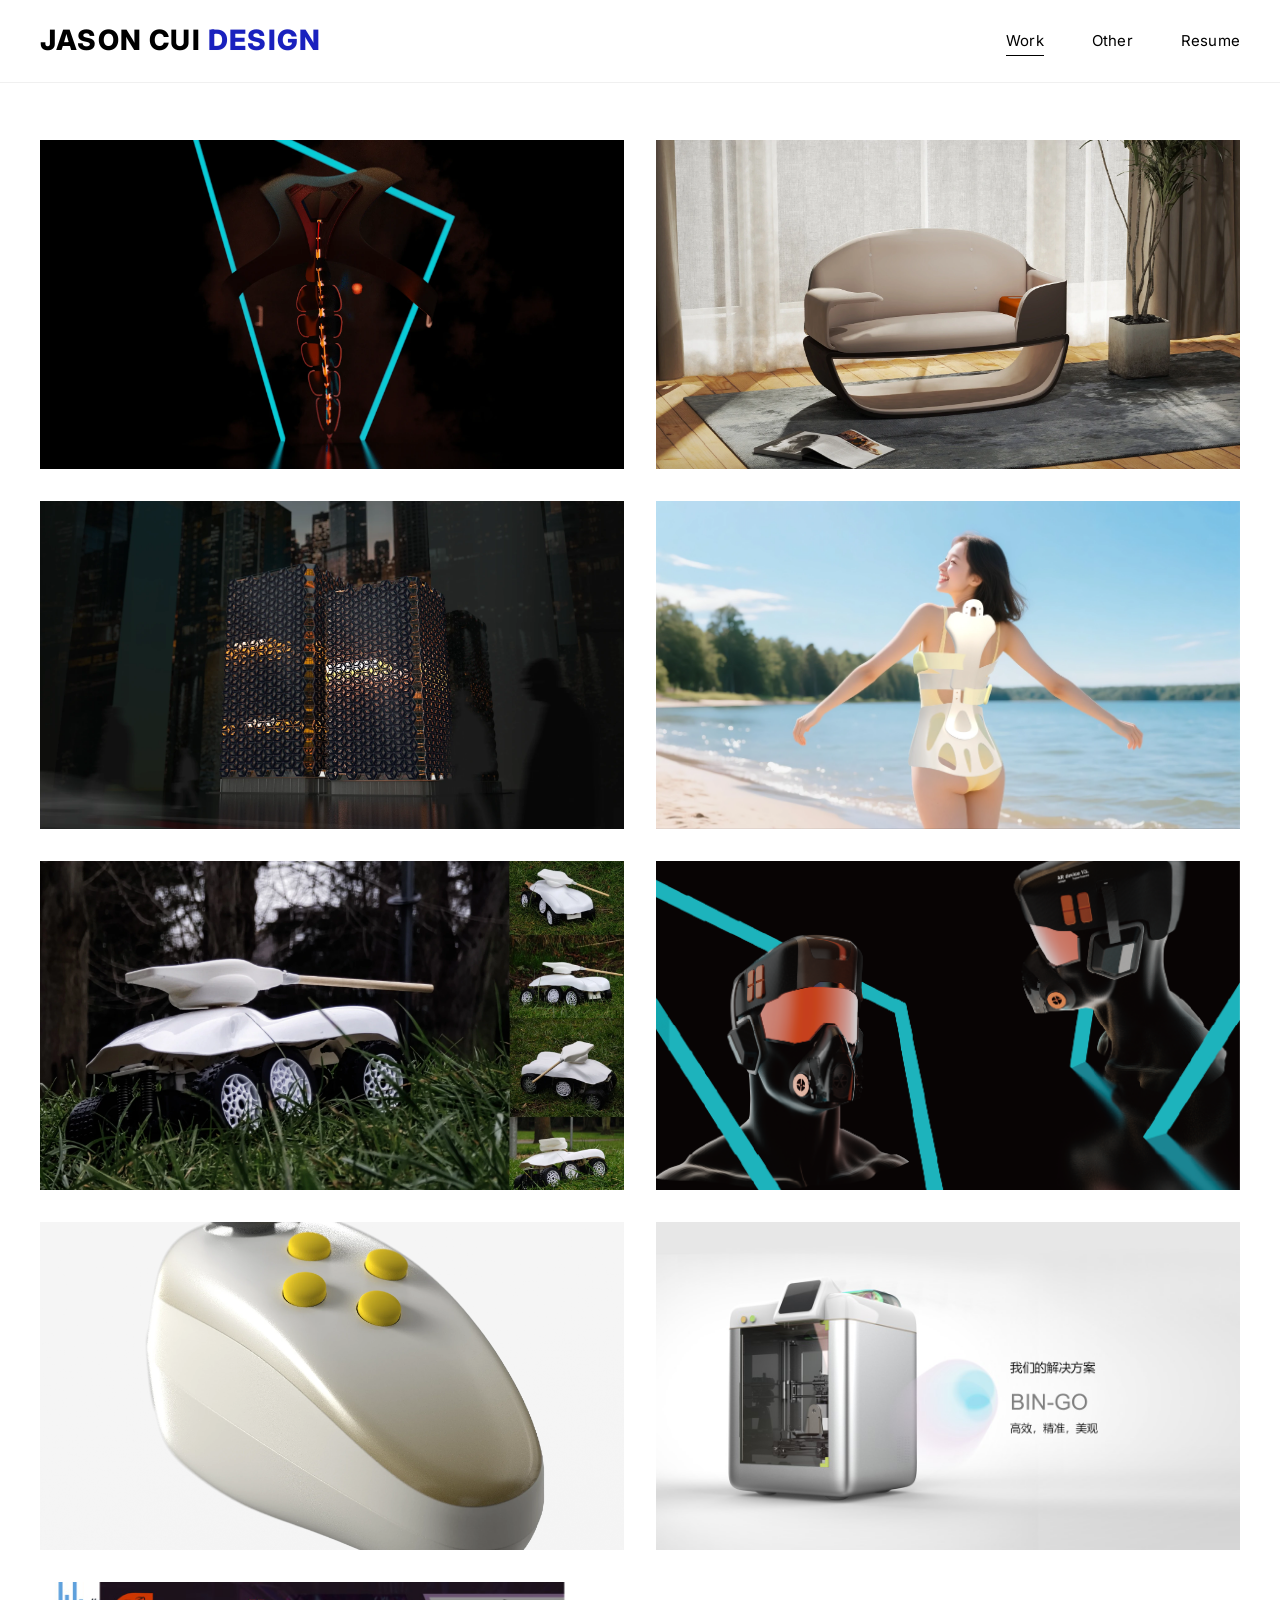
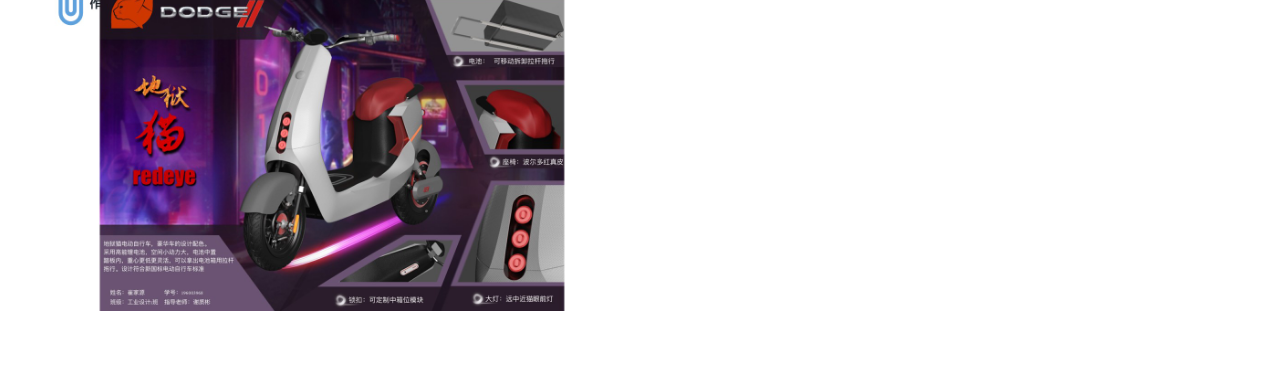
<file: index.html>
<!DOCTYPE html>
<html lang="zh-CN">
<head>
    <meta charset="UTF-8">
    <meta name="viewport" content="width=device-width, initial-scale=1.0">
    <title>Jason Cui   DESIGN</title>
    <link rel="stylesheet" href="styles.css">
    <link rel="preconnect" href="https://fonts.googleapis.com">
    <link rel="preconnect" href="https://fonts.gstatic.com" crossorigin>
    <link href="https://fonts.googleapis.com/css2?family=Inter:wght@300;400;500;600;700;800&display=swap" rel="stylesheet">
</head>
<body>
    <!-- 导航栏 -->
    <header class="header">
        <nav class="nav">
            <div class="nav-brand">
                <a href="index.html">JASON CUI   <span class="brand-design">DESIGN</span></a>
            </div>
            <ul class="nav-menu">
                <li><a href="index.html" class="nav-link active">Work</a></li>
                <li><a href="other.html" class="nav-link">Other</a></li>
                <li><a href="resume.html" class="nav-link">Resume</a></li>
            </ul>
            <div class="hamburger">
                <span></span>
                <span></span>
                <span></span>
            </div>
        </nav>
    </header>

    <!-- 主要内容区域 -->
    <main class="main">
        <!-- 作品展示区 -->
        <section id="work" class="work-section">
            <div class="container">
                <div class="work-grid">
                    <div class="work-item">
                        <div class="work-card">
                            <h3 class="work-title"><a href="Fitsynic Instruction Series Equipment.html">Fitsynic Instruction Series Equipment</a><br><span class="work-note">(25th FIT Motion Design Award: UWB positioning, prototype testing, UI design)</span></h3>
                            <img src="profolio/Fitsynic Instruction Series Equipment/16：9 封面 健身 [最大宽度 2400 最大高度 1800].webp" alt="Fitsynic Instruction Series Equipment">
                        </div>
                    </div>
                    <div class="work-item">
                        <div class="work-card">
                            <h3 class="work-title"><a href="Lami parenting sofa.html">Lami parenting sofa</a><br><span class="work-note">(Ergonomics, user research, sketching)</span></h3>
                            <img src="profolio/Lami parenting sofa/16：9 封面 椅子 [最大宽度 2400 最大高度 1800].webp" alt="Lami parenting sofa">
                        </div>
                    </div>
                    <div class="work-item">
                        <div class="work-card">
                            <h3 class="work-title"><a href="Sunflex Building Skin.html">Sunflex Building Skin</a><br><span class="work-note">(Prototype, engineering, aluminum extrusion)</span></h3>
                            <img src="profolio/Sunflex Building Skin/16：9 封面  建筑 [最大宽度 2400 最大高度 1800].webp" alt="Sunflex Building Skin">
                        </div>
                    </div>
                    <div class="work-item">
                        <div class="work-card">
                            <h3 class="work-title"><a href="Intelligent dynamic correction flexible brace.html">Intelligent dynamic correction flexible brace</a><br><span class="work-note">(Graduate project: prototype, pressure posture game feedback, laser thermosculpting, medical treatment)</span></h3>
                            <img src="profolio/Intelligent dynamic correction flexible brace/封面 [最大宽度 2400 最大高度 1800].webp" alt="Intelligent dynamic correction flexible brace">
                        </div>
                    </div>
                    <div class="work-item">
                        <div class="work-card">
                            <h3 class="work-title"><a href="Off-road armored tank.html">Off-road armored tank</a><br><span class="work-note">(Structural topology generation, mechanical simulation, 3D printing, CNC processing)</span></h3>
                            <img src="profolio/Off-road armored tank/封面 [最大宽度 2400 最大高度 1800].webp" alt="Off-road armored tank">
                        </div>
                    </div>
                    <div class="work-item">
                        <div class="work-card">
                            <h3 class="work-title"><a href="TechSight  VR Helmet.html">TechSight  VR Helmet</a><br><span class="work-note">(Modeling, generative design, structure, sketching)</span></h3>
                            <img src="profolio/TechSight  VR Helmet/封面.png" alt="TechSight VR Helmet">
                        </div>
                    </div>
                    <div class="work-item">
                        <div class="work-card">
                            <h3 class="work-title"><a href="Speaker's Mouse.html">Speaker's Mouse</a><br><span class="work-note">(Class A surface, structural design)</span></h3>
                            <img src="profolio/Speaker's Mouse/封面 [最大宽度 2400 最大高度 1800]~1.webp" alt="Speaker's Mouse">
                        </div>
                    </div>
                    <div class="work-item">
                        <div class="work-card">
                            <h3 class="work-title"><a href="Cat litter box     Children's 3D printer.html">Cat litter box     Children's 3D printer</a><br><span class="work-note">(Jointly designed by XPOTPark Science and Technology Innovation Training Camp)</span></h3>
                            <img src="profolio/Cat litter box     Children's 3D printer/封面.JPG" alt="Cat litter box Children's 3D printer">
                        </div>
                    </div>
                    <div class="work-item">
                        <div class="work-card">
                            <h3 class="work-title"><a href="Undergraduate assignments and courses.html">Undergraduate assignments and courses</a></h3>
                            <img src="profolio/Undergraduate assignments and courses/封面.JPG" alt="Undergraduate assignments and courses">
                        </div>
                    </div>
                </div>
            </div>
        </section>
    </main>

    <script src="script.js"></script>
</body>
</html>
</file>
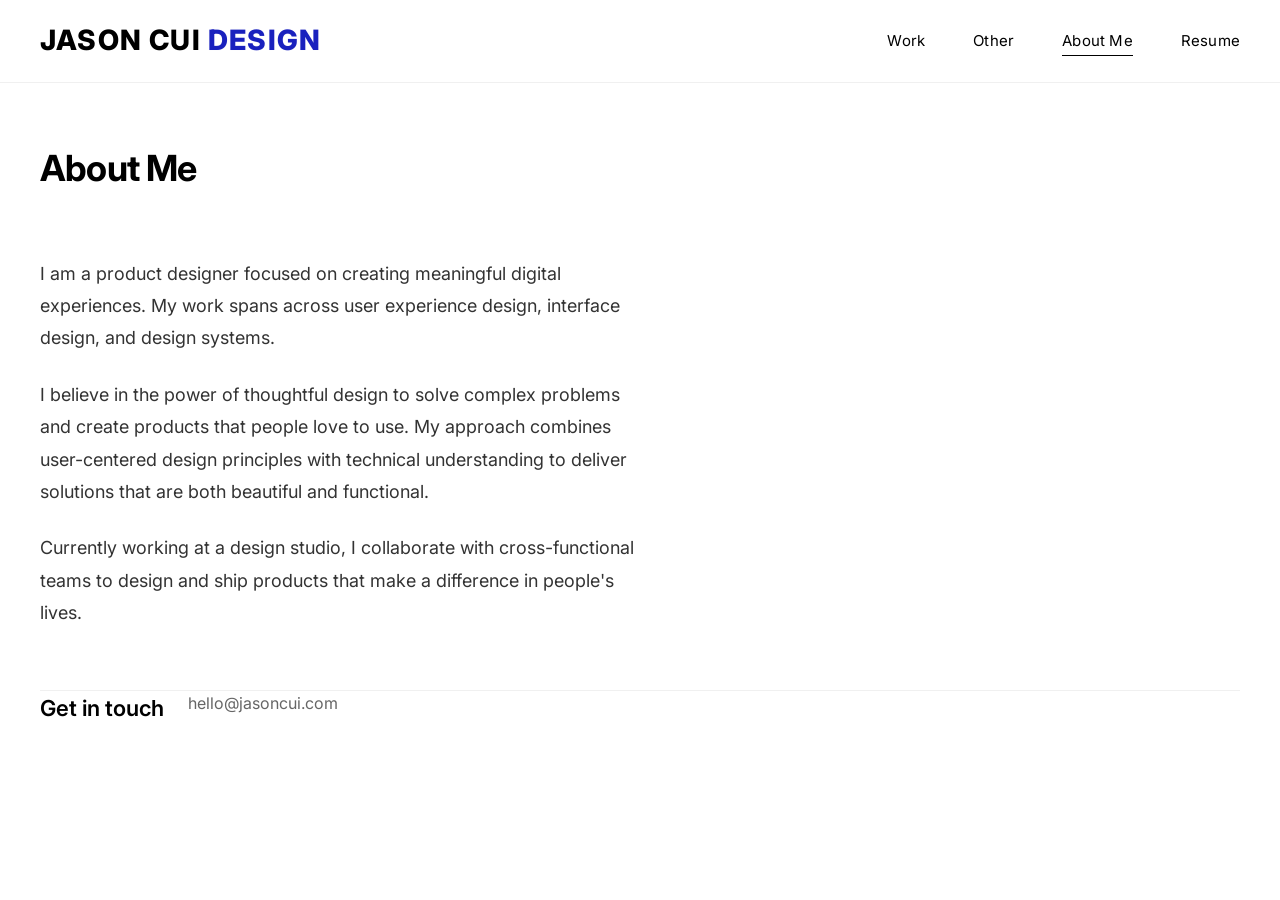
<file: about.html>
<!DOCTYPE html>
<html lang="zh-CN">
<head>
    <meta charset="UTF-8">
    <meta name="viewport" content="width=device-width, initial-scale=1.0">
    <title>About Me - Jason Cui   DESIGN</title>
    <link rel="stylesheet" href="styles.css">
    <link rel="preconnect" href="https://fonts.googleapis.com">
    <link rel="preconnect" href="https://fonts.gstatic.com" crossorigin>
    <link href="https://fonts.googleapis.com/css2?family=Inter:wght@300;400;500;600;700;800&display=swap" rel="stylesheet">
</head>
<body>
    <!-- 导航栏 -->
    <header class="header">
        <nav class="nav">
            <div class="nav-brand">
                <a href="index.html">JASON CUI   <span class="brand-design">DESIGN</span></a>
            </div>
            <ul class="nav-menu">
                <li><a href="index.html" class="nav-link">Work</a></li>
                <li><a href="other.html" class="nav-link">Other</a></li>
                <li><a href="about.html" class="nav-link active">About Me</a></li>
                <li><a href="resume.html" class="nav-link">Resume</a></li>
            </ul>
            <div class="hamburger">
                <span></span>
                <span></span>
                <span></span>
            </div>
        </nav>
    </header>

    <!-- 主要内容区域 -->
    <main class="main">
        <section class="about-section">
            <div class="container">
                <h1 class="page-title">About Me</h1>
                <div class="about-content">
                    <p class="about-text">
                        I am a product designer focused on creating meaningful digital experiences. 
                        My work spans across user experience design, interface design, and design systems.
                    </p>
                    <p class="about-text">
                        I believe in the power of thoughtful design to solve complex problems and create 
                        products that people love to use. My approach combines user-centered design principles 
                        with technical understanding to deliver solutions that are both beautiful and functional.
                    </p>
                    <p class="about-text">
                        Currently working at a design studio, I collaborate with cross-functional teams to 
                        design and ship products that make a difference in people's lives.
                    </p>
                </div>
                
                <div class="contact-info">
                    <h2 class="contact-title">Get in touch</h2>
                    <p class="contact-email">
                        <a href="mailto:hello@jasoncui.com">hello@jasoncui.com</a>
                    </p>
                </div>
            </div>
        </section>
    </main>

    <script src="script.js"></script>
</body>
</html>
</file>
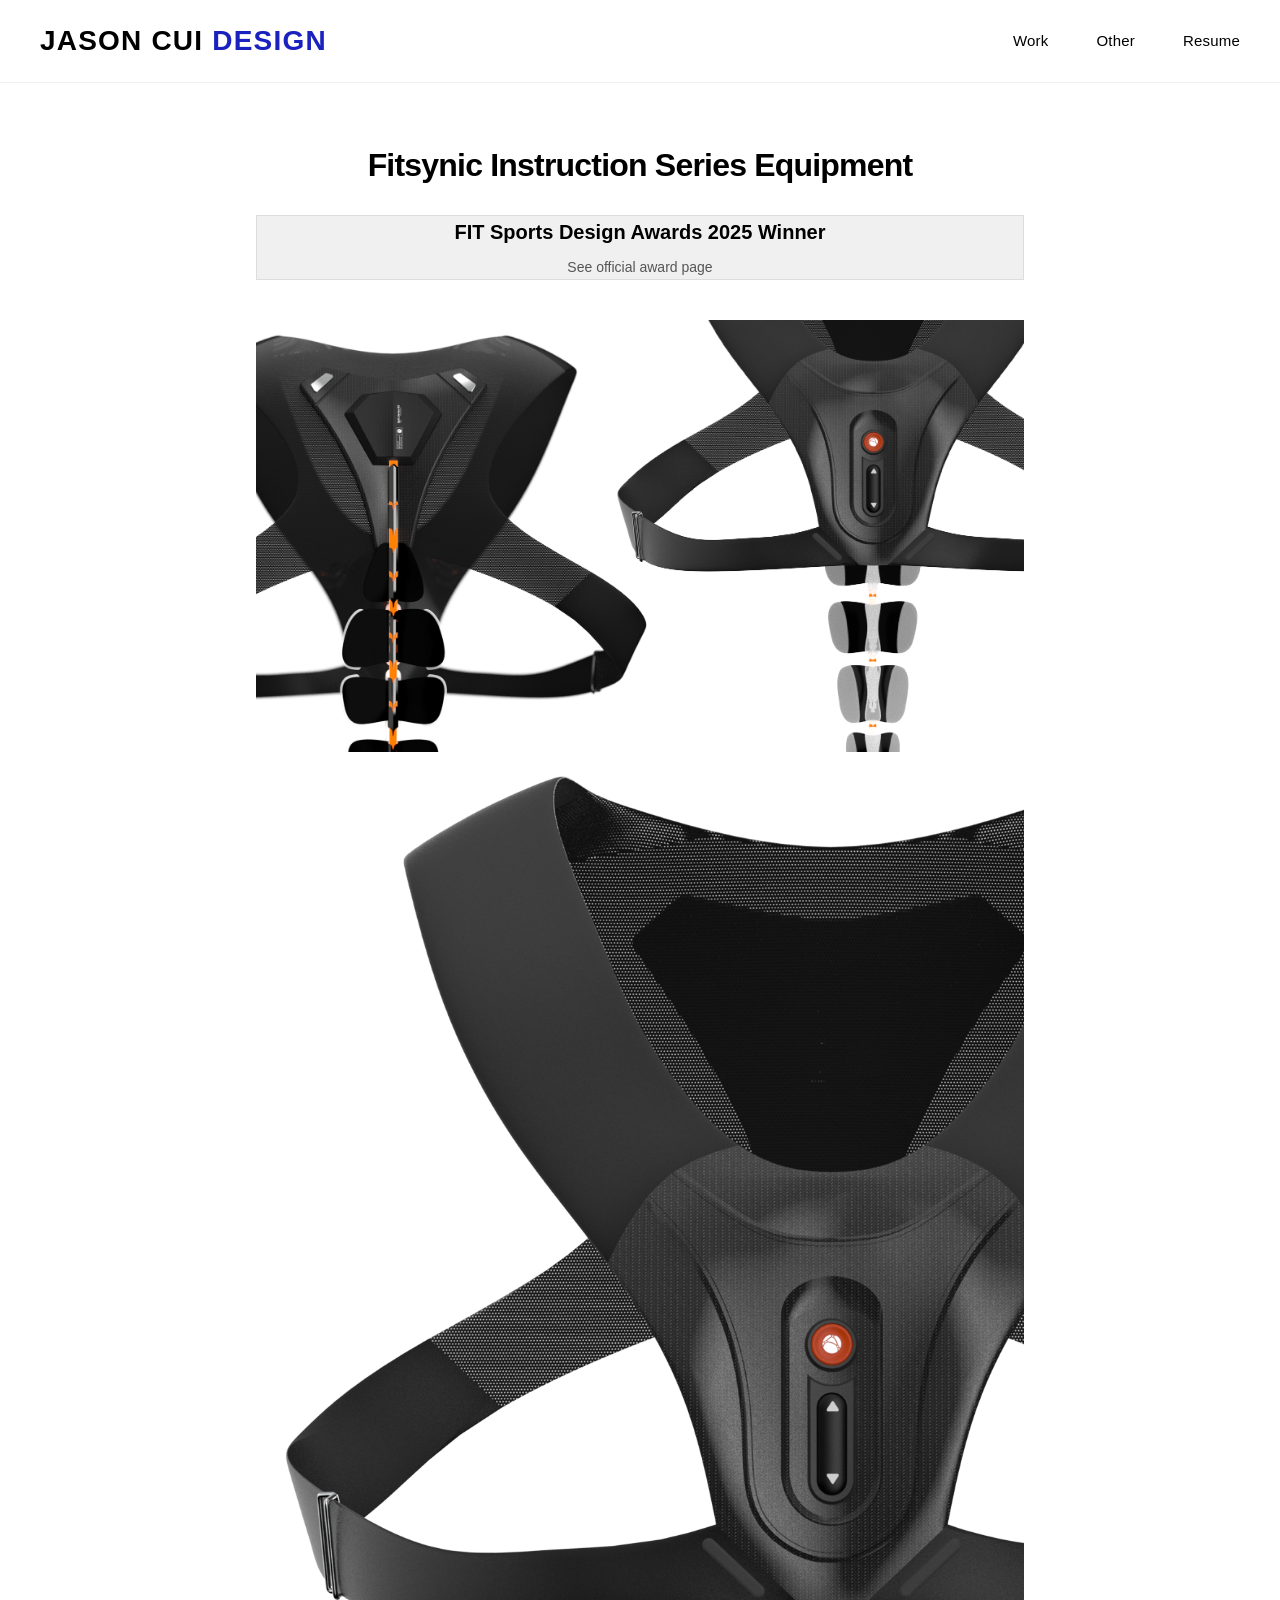
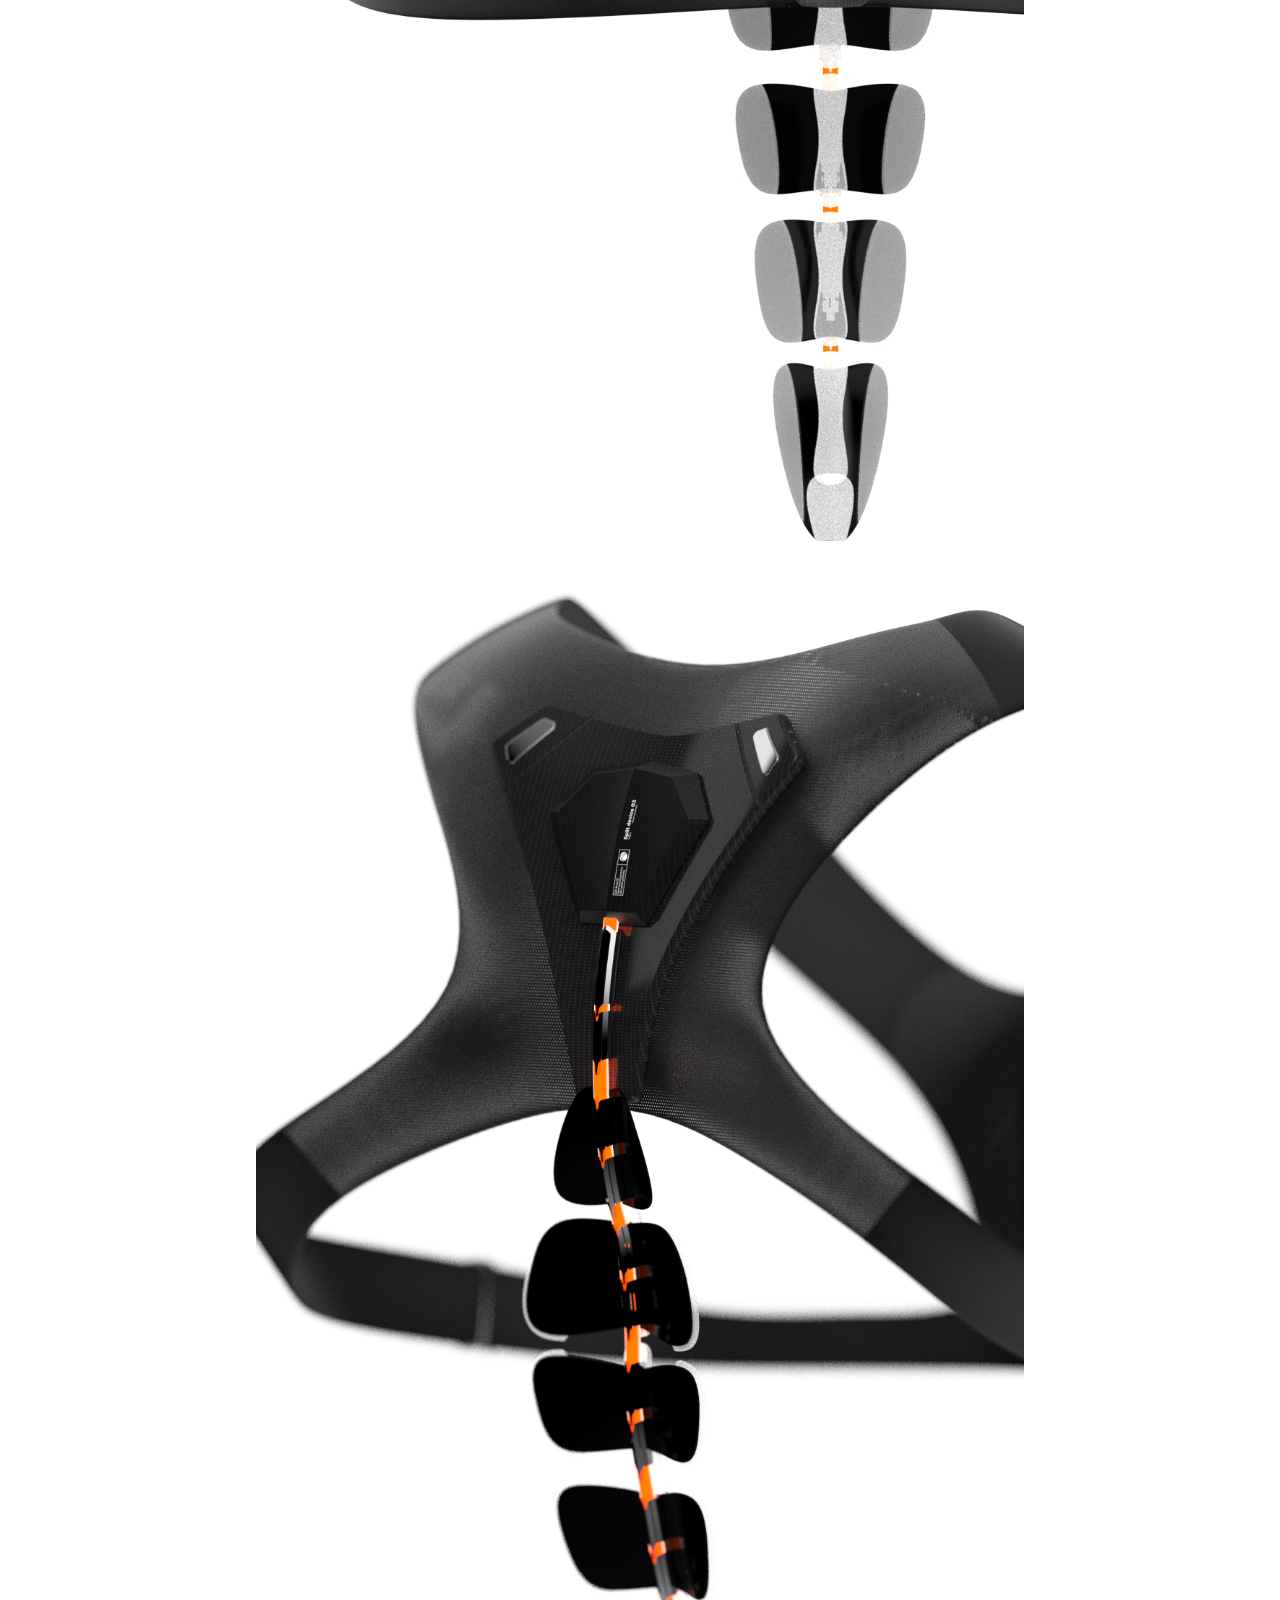
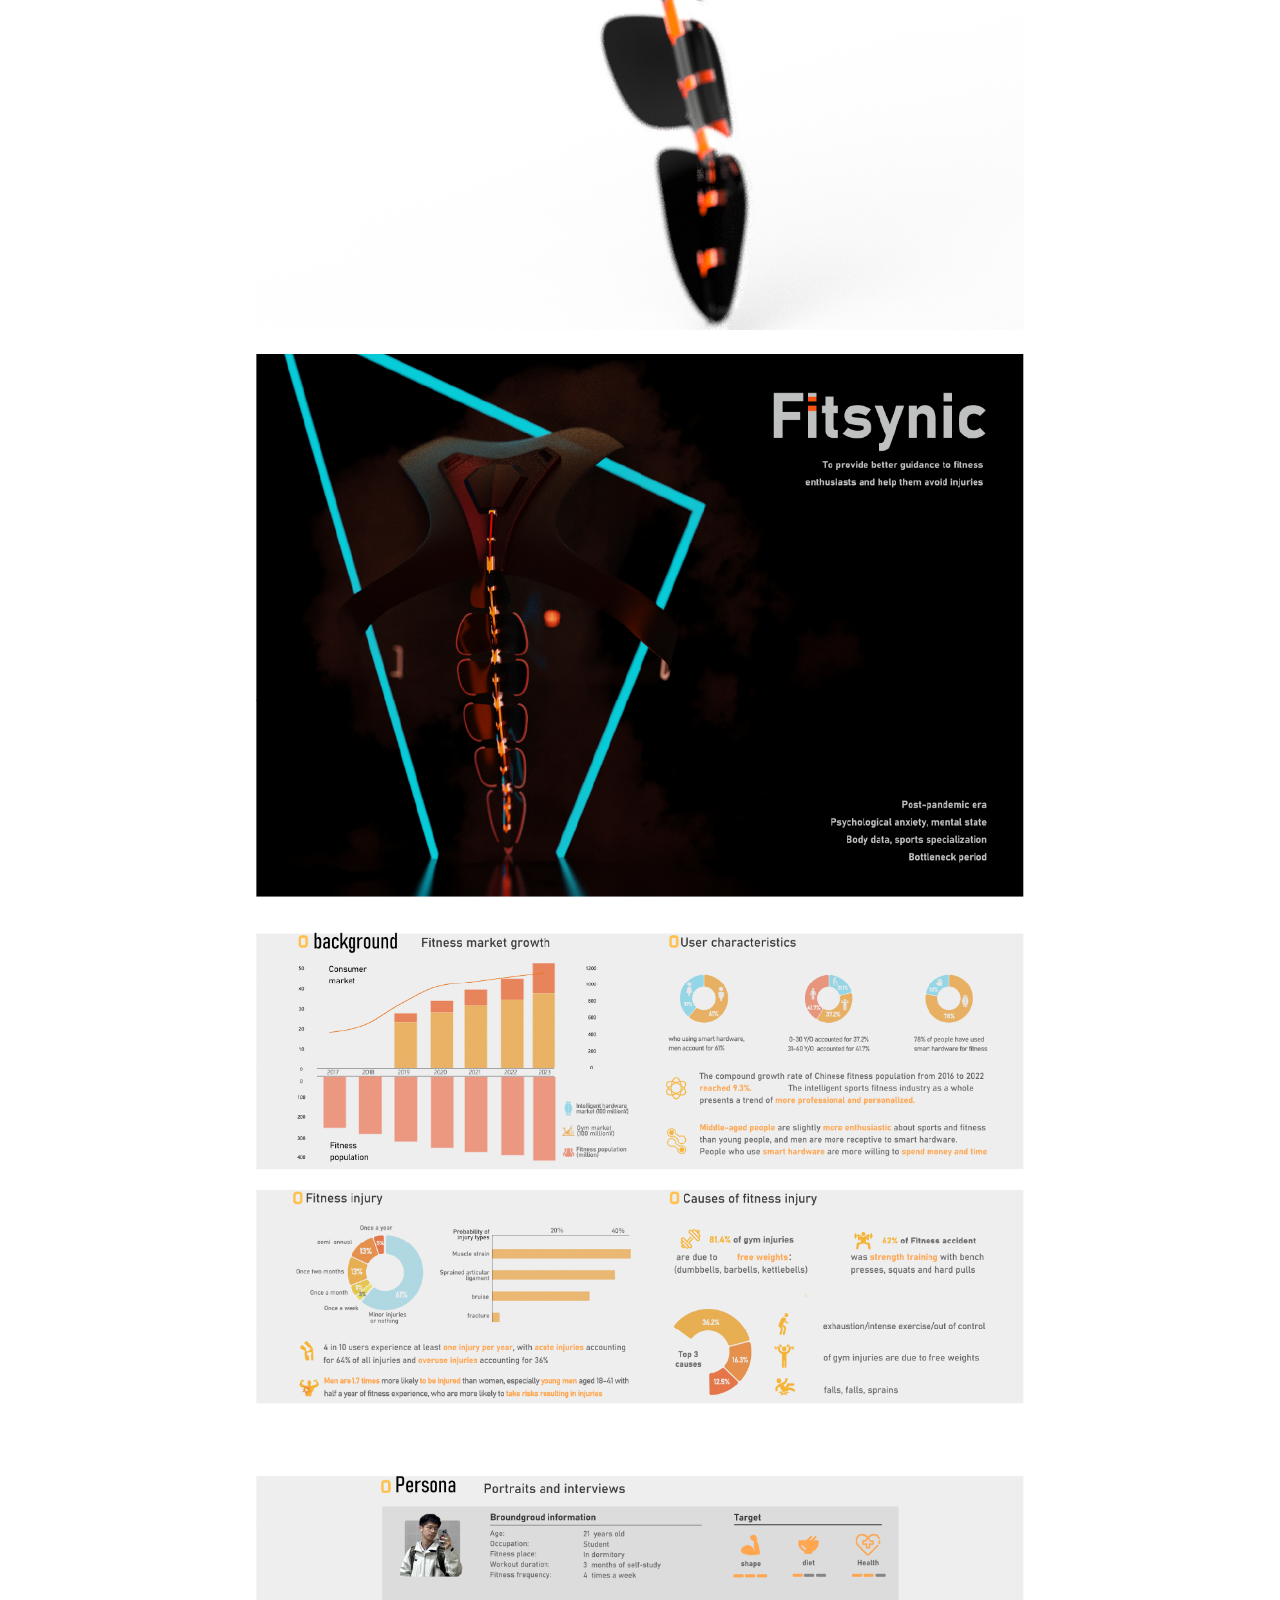
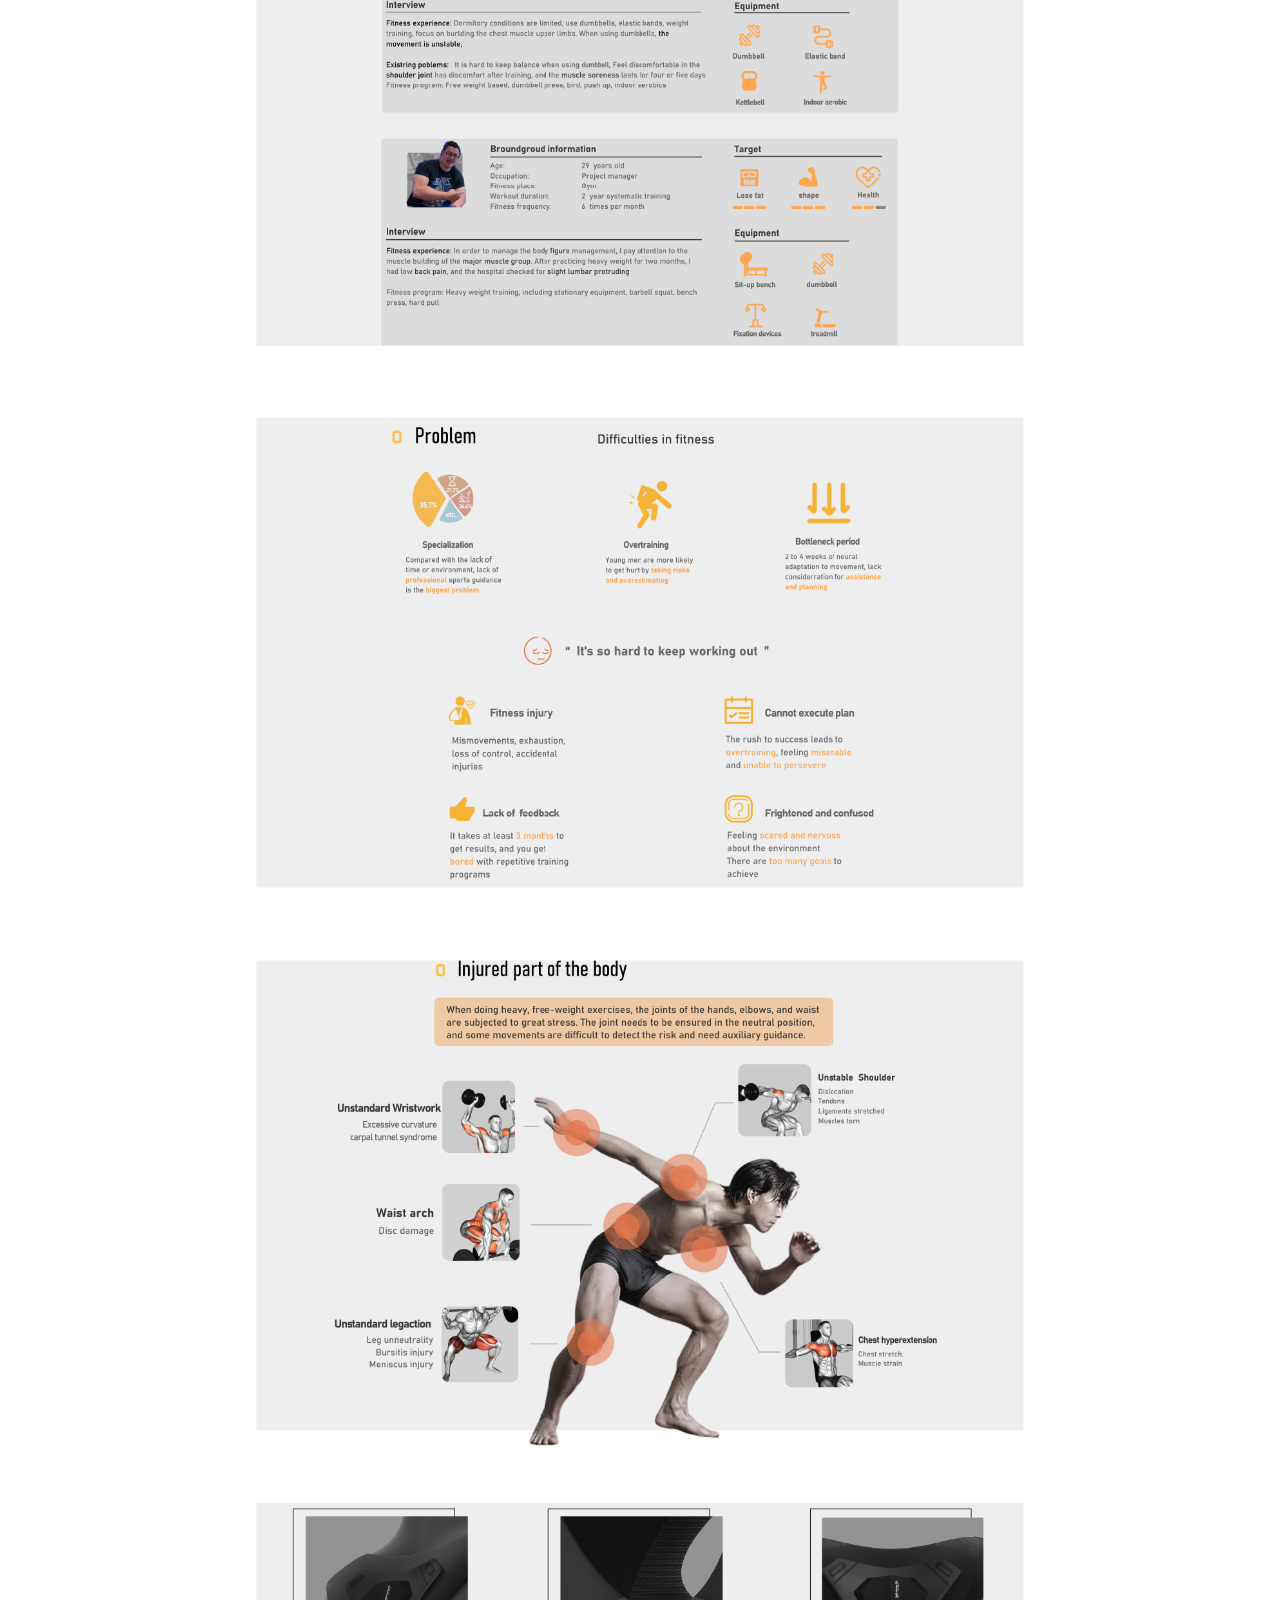
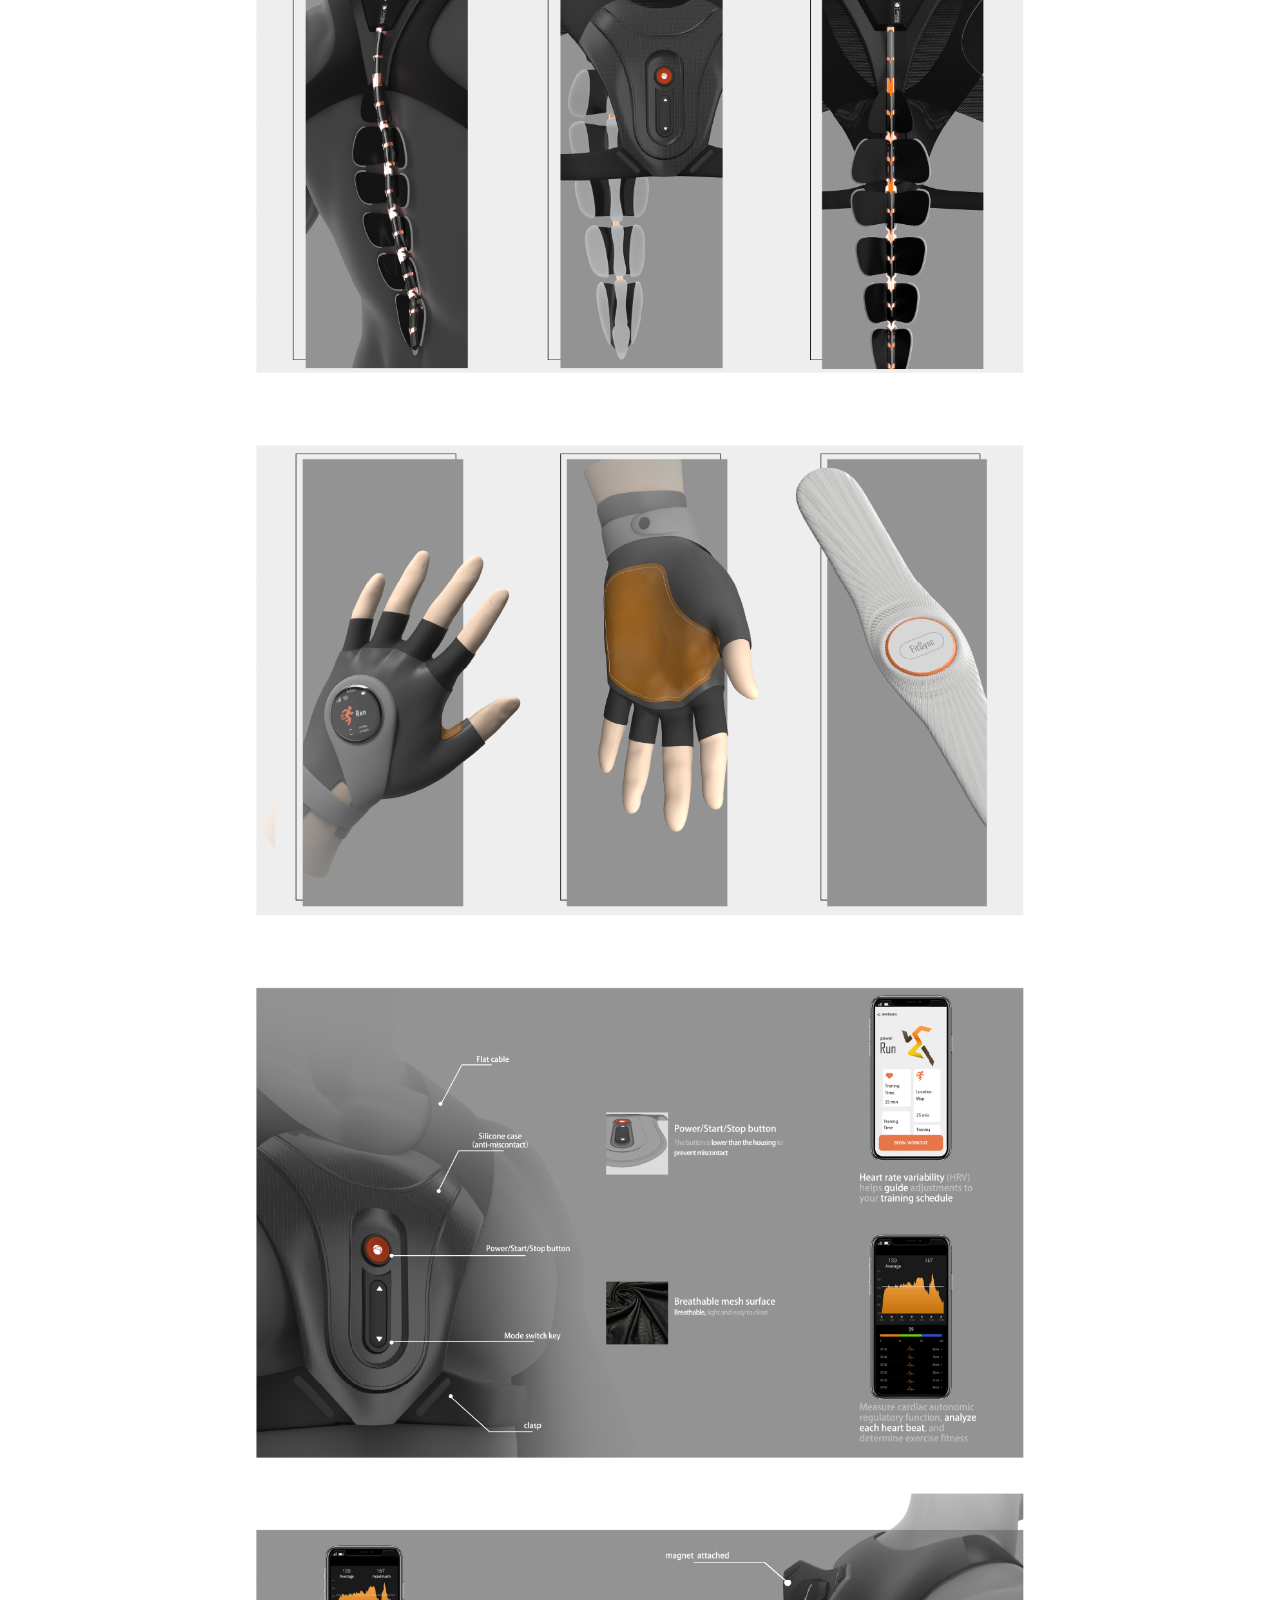
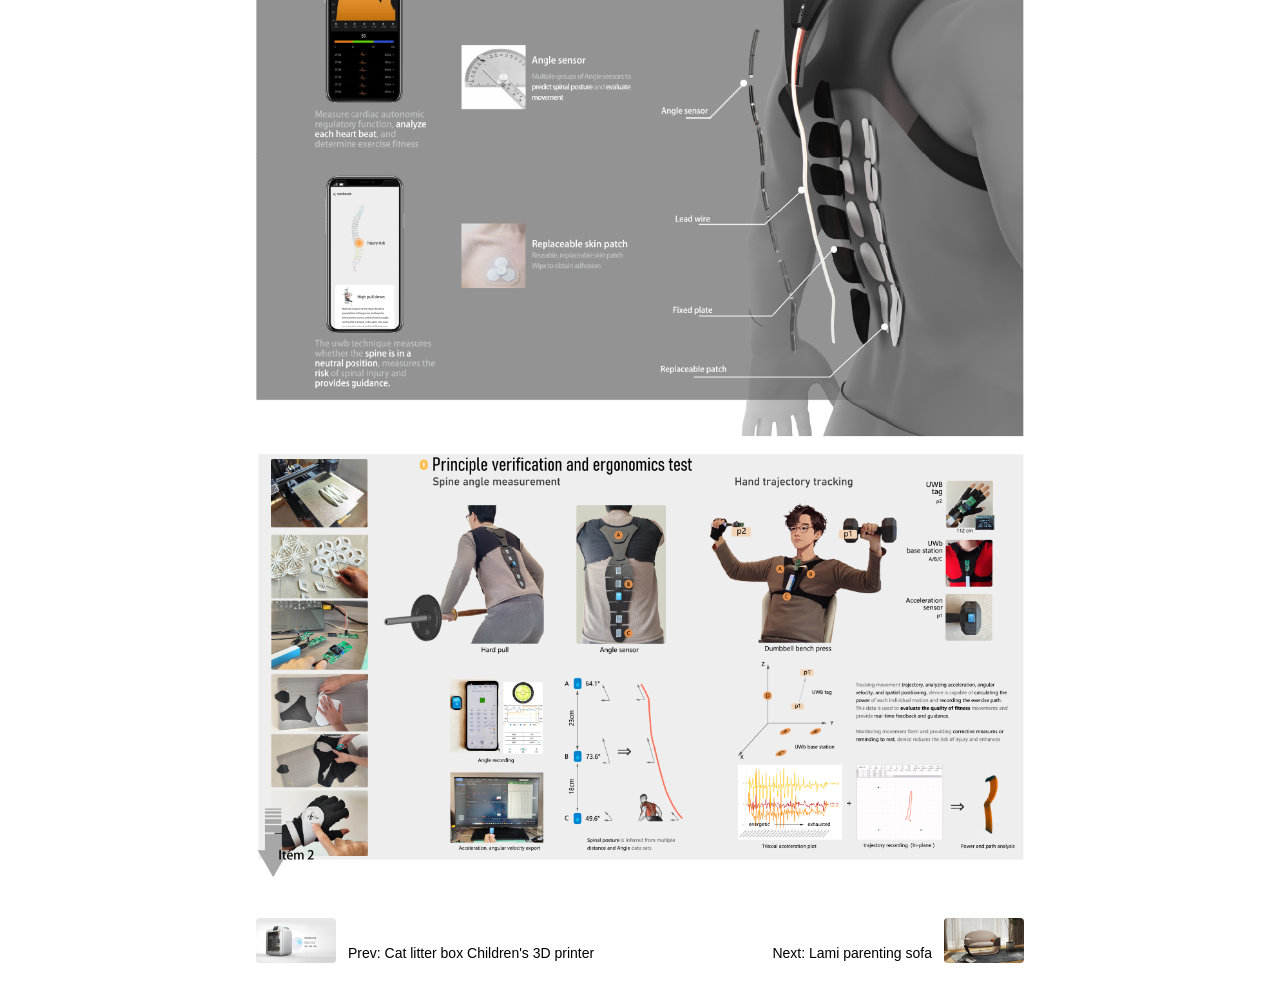
<file: Fitsynic Instruction Series Equipment.html>
<!DOCTYPE html>
<html lang="zh-CN">
<head>
    <meta charset="UTF-8">
    <meta name="viewport" content="width=device-width, initial-scale=1.0">
    <title>Fitsynic Instruction Series Equipment - Jason Cui   DESIGN</title>
    <link rel="stylesheet" href="styles.css">
</head>
<body>
    <header class="header">
        <nav class="nav">
            <div class="nav-brand">
                <a href="index.html">JASON CUI   <span class="brand-design">DESIGN</span></a>
            </div>
            <ul class="nav-menu">
                <li><a href="index.html" class="nav-link">Work</a></li>
                <li><a href="other.html" class="nav-link">Other</a></li>
                <li><a href="resume.html" class="nav-link">Resume</a></li>
            </ul>
        </nav>
    </header>
    <main class="main">
        <section class="project-section">
            <h1>Fitsynic Instruction Series Equipment</h1>
            <div class="link-card">
                <a href="https://fitdesignawards.com/winners/fit/2025/480/0/" target="_blank" rel="noopener noreferrer">
                    <h2>FIT Sports Design Awards 2025 Winner</h2>
                    <p>See official award page</p>
                </a>
            </div>
            <div class="project-content">
                <img src="profolio/Fitsynic Instruction Series Equipment/01.png" alt="图片1">
                <img src="profolio/Fitsynic Instruction Series Equipment/02.png" alt="图片2">
                <img src="profolio/Fitsynic Instruction Series Equipment/03.png" alt="图片3">
                <img src="profolio/Fitsynic Instruction Series Equipment/04.png" alt="图片4">
            </div>
            <div class="pagination">
                <a class="pagination-prev" href="Cat litter box     Children's 3D printer.html">
                    <img src="profolio/Cat litter box     Children's 3D printer/封面.JPG" alt="Cat litter box  Children's 3D printer thumbnail">
                    <span>Prev: Cat litter box  Children's 3D printer</span>
                </a>
                <a class="pagination-next" href="Lami parenting sofa.html">
                    <span>Next: Lami parenting sofa</span>
                    <img src="profolio/Lami parenting sofa/16：9 封面 椅子 [最大宽度 2400 最大高度 1800].webp" alt="Lami parenting sofa thumbnail">
                </a>
            </div>
        </section>
    </main>
    <script src="script.js"></script>
</body>
</html>
</file>
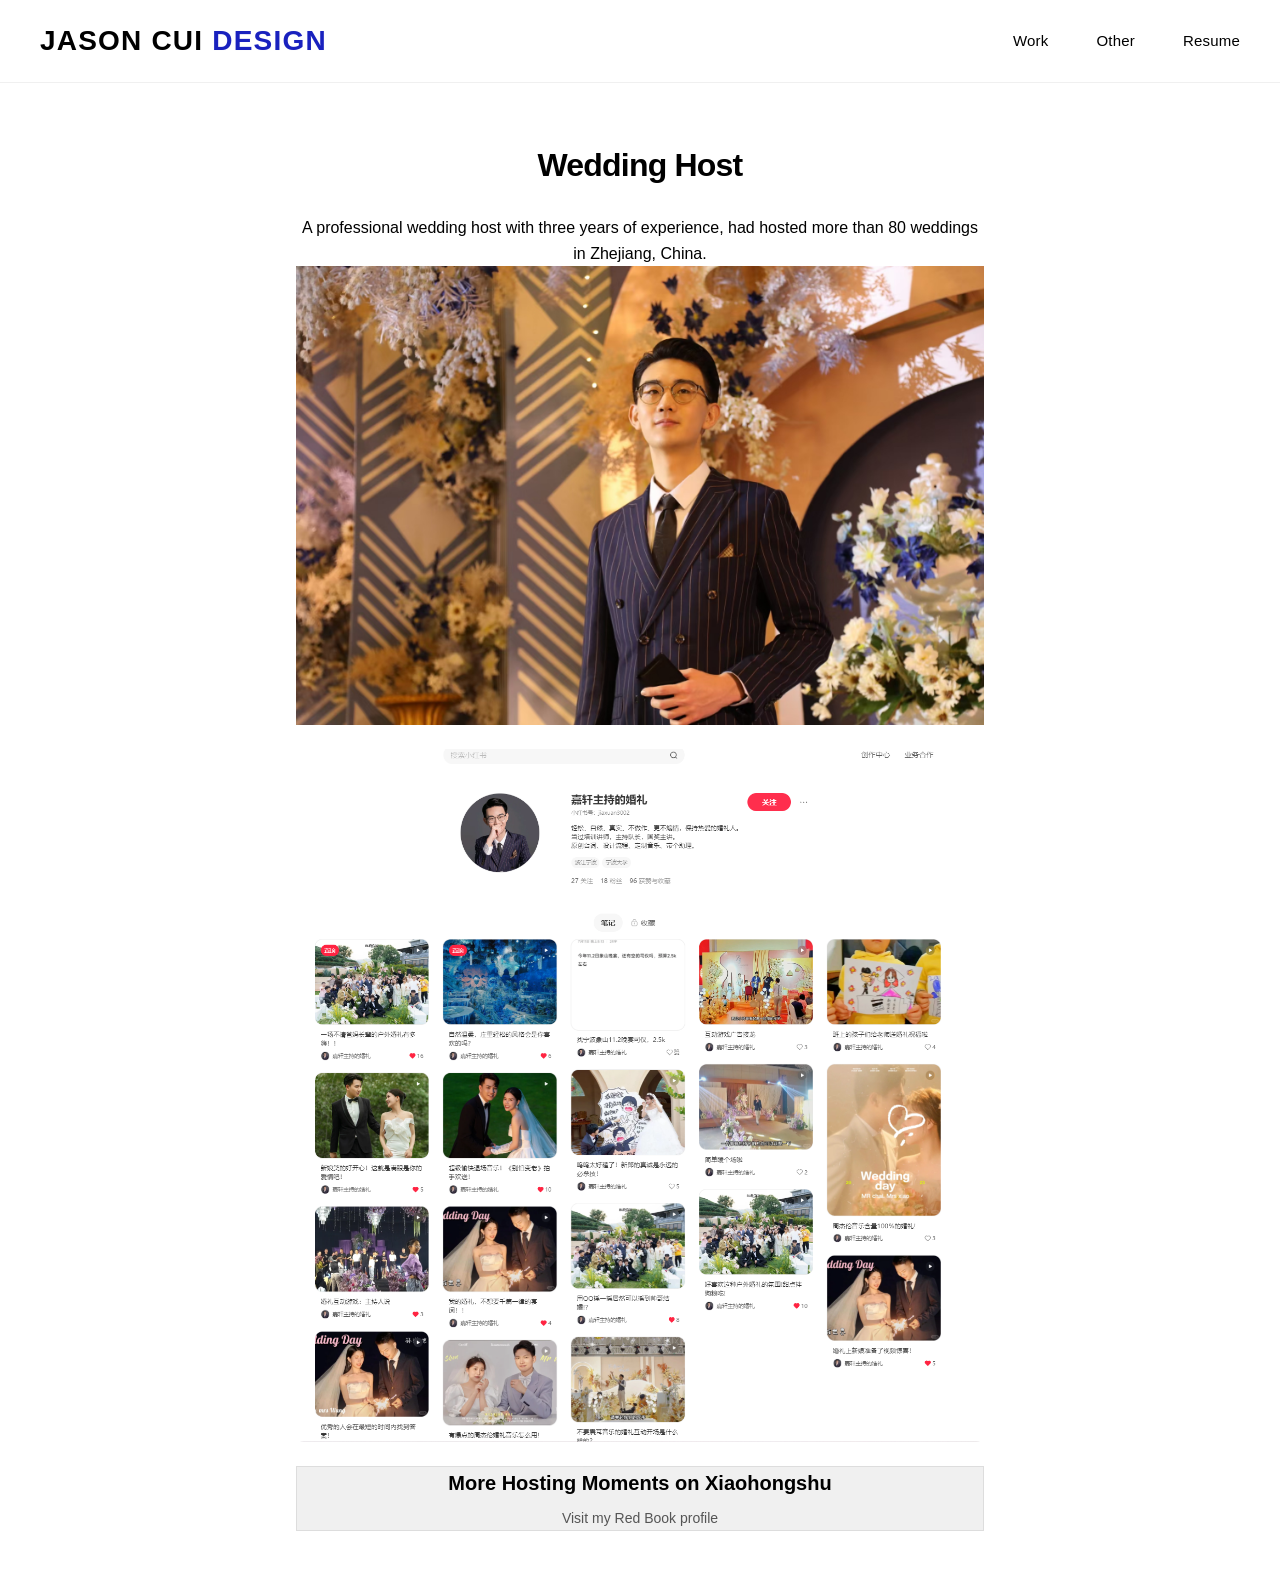
<file: host.html>
<!DOCTYPE html>
<html lang="zh-CN">
<head>
    <meta charset="UTF-8">
    <meta name="viewport" content="width=device-width, initial-scale=1.0">
    <title>Wedding Host - Jason Cui DESIGN</title>
    <link rel="stylesheet" href="styles.css">
</head>
<body>
    <!-- 导航栏 -->
    <header class="header">
        <nav class="nav">
            <div class="nav-brand">
                <a href="index.html">JASON CUI   <span class="brand-design">DESIGN</span></a>
            </div>
            <ul class="nav-menu">
                <li><a href="index.html" class="nav-link">Work</a></li>
                <li><a href="other.html" class="nav-link">Other</a></li>
                <li><a href="resume.html" class="nav-link">Resume</a></li>
            </ul>
            <div class="hamburger"><span></span><span></span><span></span></div>
        </nav>
    </header>

    <main class="main">
        <section class="project-section">
            <div class="container">
                <h1 class="page-title">Wedding Host</h1>
                <p class="project-intro">A professional wedding host with three years of experience, had hosted more than 80 weddings in Zhejiang, China.</p>

                <div class="hero-image">
                    <img src="profolio/主持/主持 封面.jpg" alt="Wedding Host Cover">
                </div>

                <div class="project-gallery">
                    <img src="profolio/主持/image (2).png" alt="Hosting moment" class="gallery-img">
                </div>

                <div class="link-card">
                    <a href="https://www.xiaohongshu.com/user/profile/62ffb6d1000000000f007b6b" target="_blank" rel="noopener noreferrer">
                        <h2>More Hosting Moments on Xiaohongshu</h2>
                        <p>Visit my Red Book profile</p>
                    </a>
                </div>
            </div>
        </section>
    </main>

    <script src="script.js"></script>
</body>
</html>
</file>
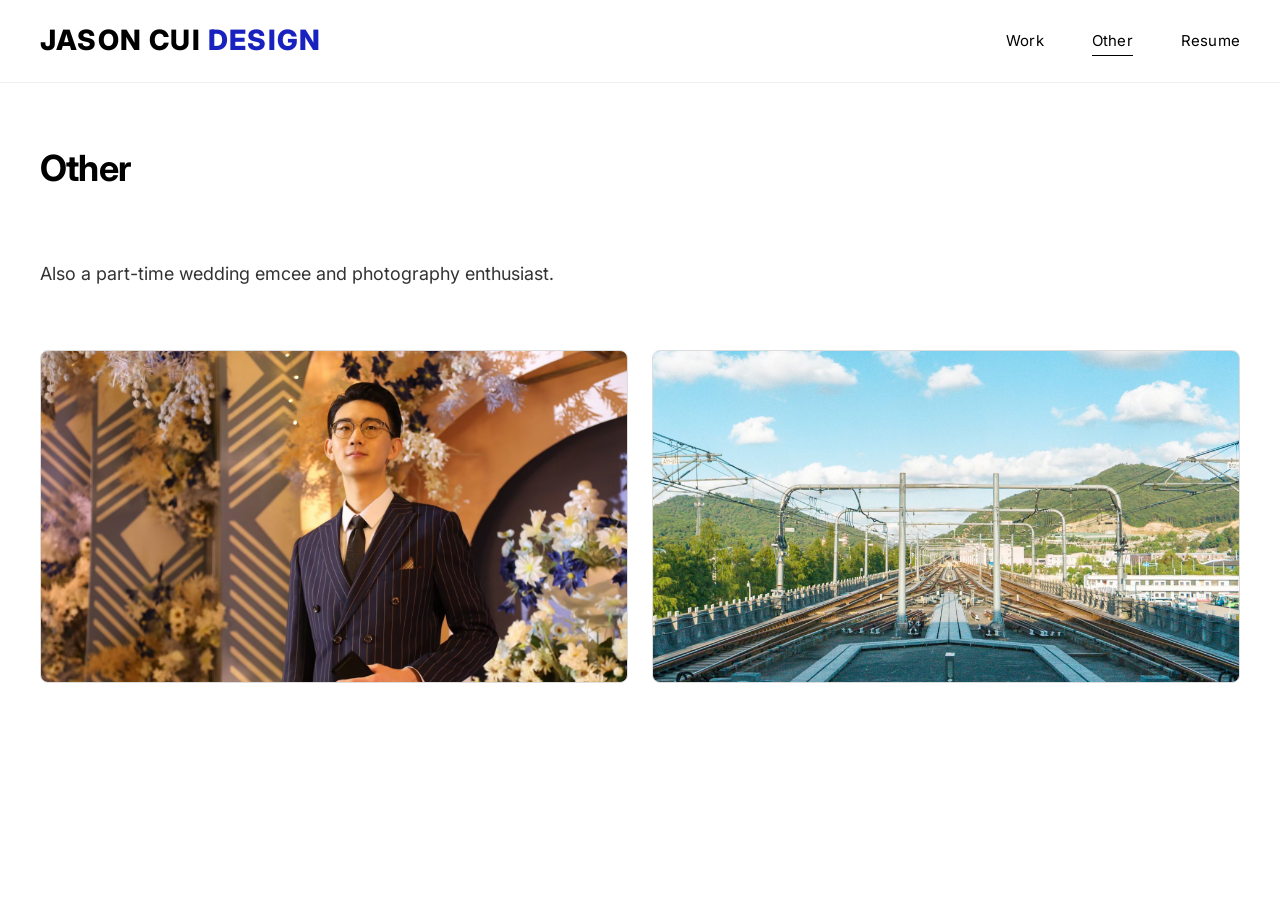
<file: other.html>
<!DOCTYPE html>
<html lang="zh-CN">
<head>
    <meta charset="UTF-8">
    <meta name="viewport" content="width=device-width, initial-scale=1.0">
    <title>Other - Jason Cui   DESIGN</title>
    <link rel="stylesheet" href="styles.css">
    <link rel="preconnect" href="https://fonts.googleapis.com">
    <link rel="preconnect" href="https://fonts.gstatic.com" crossorigin>
    <link href="https://fonts.googleapis.com/css2?family=Inter:wght@300;400;500;600;700;800&display=swap" rel="stylesheet">
</head>
<body>
    <!-- 导航栏 -->
    <header class="header">
        <nav class="nav">
            <div class="nav-brand">
                <a href="index.html">JASON CUI   <span class="brand-design">DESIGN</span></a>
            </div>
            <ul class="nav-menu">
                <li><a href="index.html" class="nav-link">Work</a></li>
                <li><a href="other.html" class="nav-link active">Other</a></li>
                <li><a href="resume.html" class="nav-link">Resume</a></li>
            </ul>
            <div class="hamburger">
                <span></span>
                <span></span>
                <span></span>
            </div>
        </nav>
    </header>

    <!-- 主要内容区域 -->
    <main class="main">
        <section class="other-section">
            <div class="container">
                <h1 class="page-title">Other</h1>
                <div class="other-content">
                    <p class="other-text">
                        Also a part-time wedding emcee and photography enthusiast.
                    </p>
                </div>
                
                <div class="other-grid">
                    <a href="host.html" class="aspect-link">
                        <div class="aspect-card">
                            <img src="profolio/主持/主持 封面.jpg" alt="Host Cover">
                            <div class="overlay">Wedding Host</div>
                        </div>
                    </a>
                    <a href="photography.html" class="aspect-link">
                        <div class="aspect-card">
                            <img src="profolio/摄影/摄影封面.jpg" alt="Photography Cover">
                            <div class="overlay">Photography</div>
                        </div>
                    </a>
                </div>
            </div>
        </section>
    </main>

    <script src="script.js"></script>
</body>
</html>
</file>
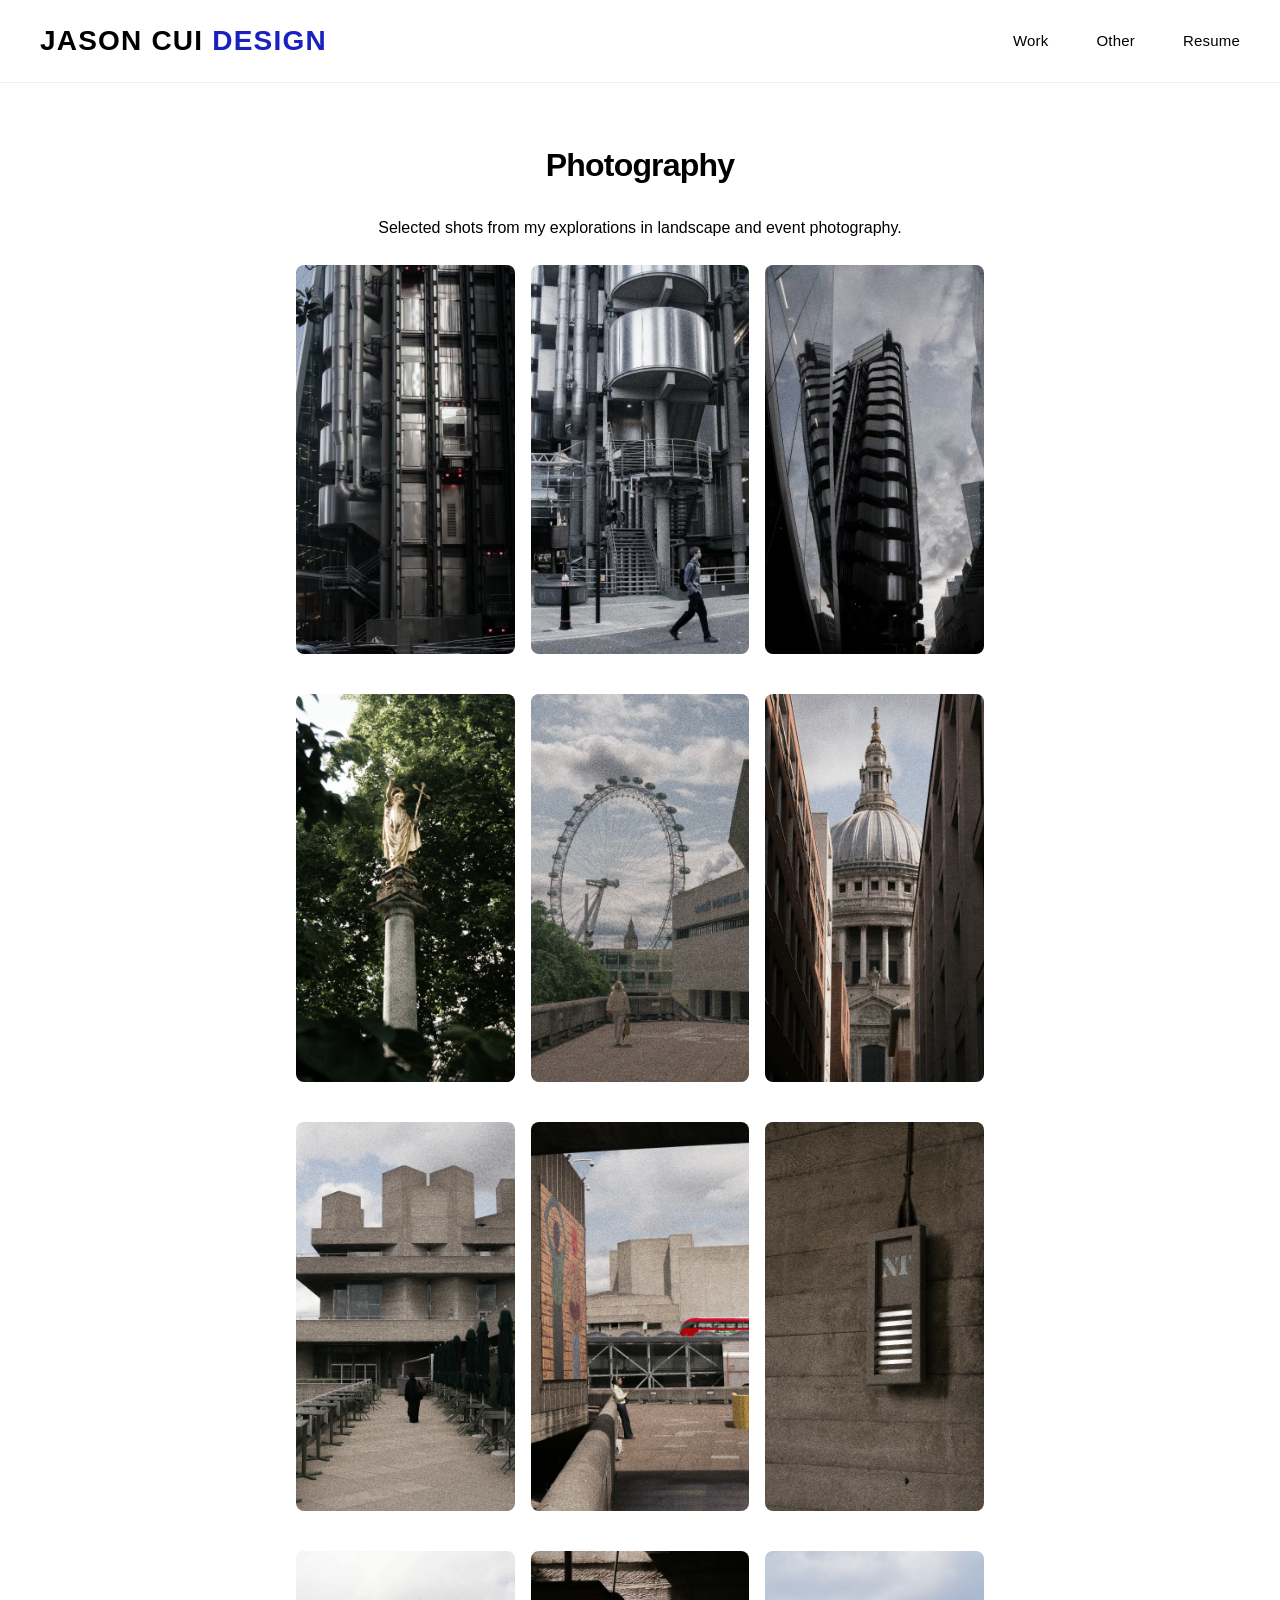
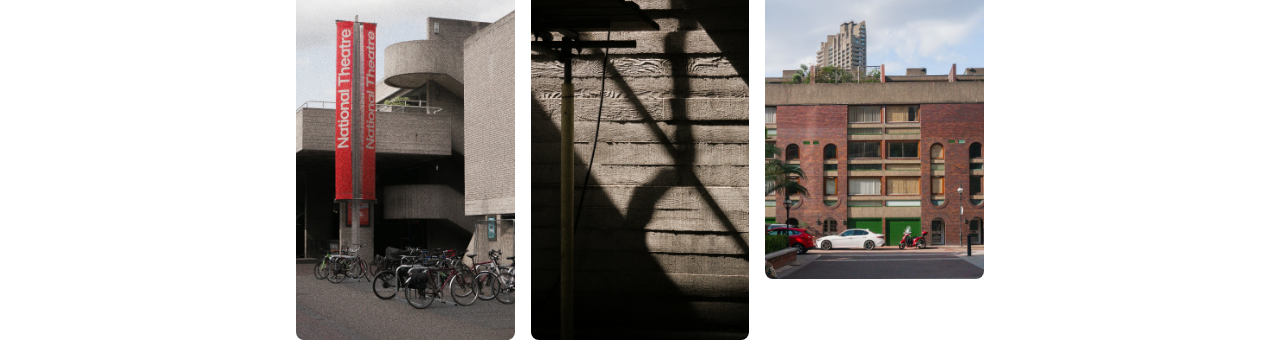
<file: photography.html>
<!DOCTYPE html>
<html lang="zh-CN">
<head>
    <meta charset="UTF-8">
    <meta name="viewport" content="width=device-width, initial-scale=1.0">
    <title>Photography - Jason Cui DESIGN</title>
    <link rel="stylesheet" href="styles.css">
</head>
<body>
    <!-- 导航栏 -->
    <header class="header">
        <nav class="nav">
            <div class="nav-brand">
                <a href="index.html">JASON CUI   <span class="brand-design">DESIGN</span></a>
            </div>
            <ul class="nav-menu">
                <li><a href="index.html" class="nav-link">Work</a></li>
                <li><a href="other.html" class="nav-link">Other</a></li>
                <li><a href="resume.html" class="nav-link">Resume</a></li>
            </ul>
            <div class="hamburger"><span></span><span></span><span></span></div>
        </nav>
    </header>

    <main class="main">
        <section class="project-section">
            <div class="container">
                <h1 class="page-title">Photography</h1>
                <p class="project-intro">Selected shots from my explorations in landscape and event photography.</p>

                <div class="photo-grid">
                    <img src="profolio/摄影/01.jpg" alt="Photo 1">
                    <img src="profolio/摄影/02.jpg" alt="Photo 2">
                    <img src="profolio/摄影/03.jpg" alt="Photo 3">
                    <img src="profolio/摄影/11.webp" alt="Photo 11">
                    <img src="profolio/摄影/13.webp" alt="Photo 13">
                    <img src="profolio/摄影/21.webp" alt="Photo 21">
                    <img src="profolio/摄影/22.webp" alt="Photo 22">
                    <img src="profolio/摄影/23.webp" alt="Photo 23">
                    <img src="profolio/摄影/31.webp" alt="Photo 31">
                    <img src="profolio/摄影/32.webp" alt="Photo 32">
                    <img src="profolio/摄影/33.webp" alt="Photo 33">
                    <img src="profolio/摄影/42.jpg" alt="Photo 42">
                </div>

                <!-- 更多图片或描述可按需添加 -->
            </div>
        </section>
    </main>

    <script src="script.js"></script>
</body>
</html>
</file>
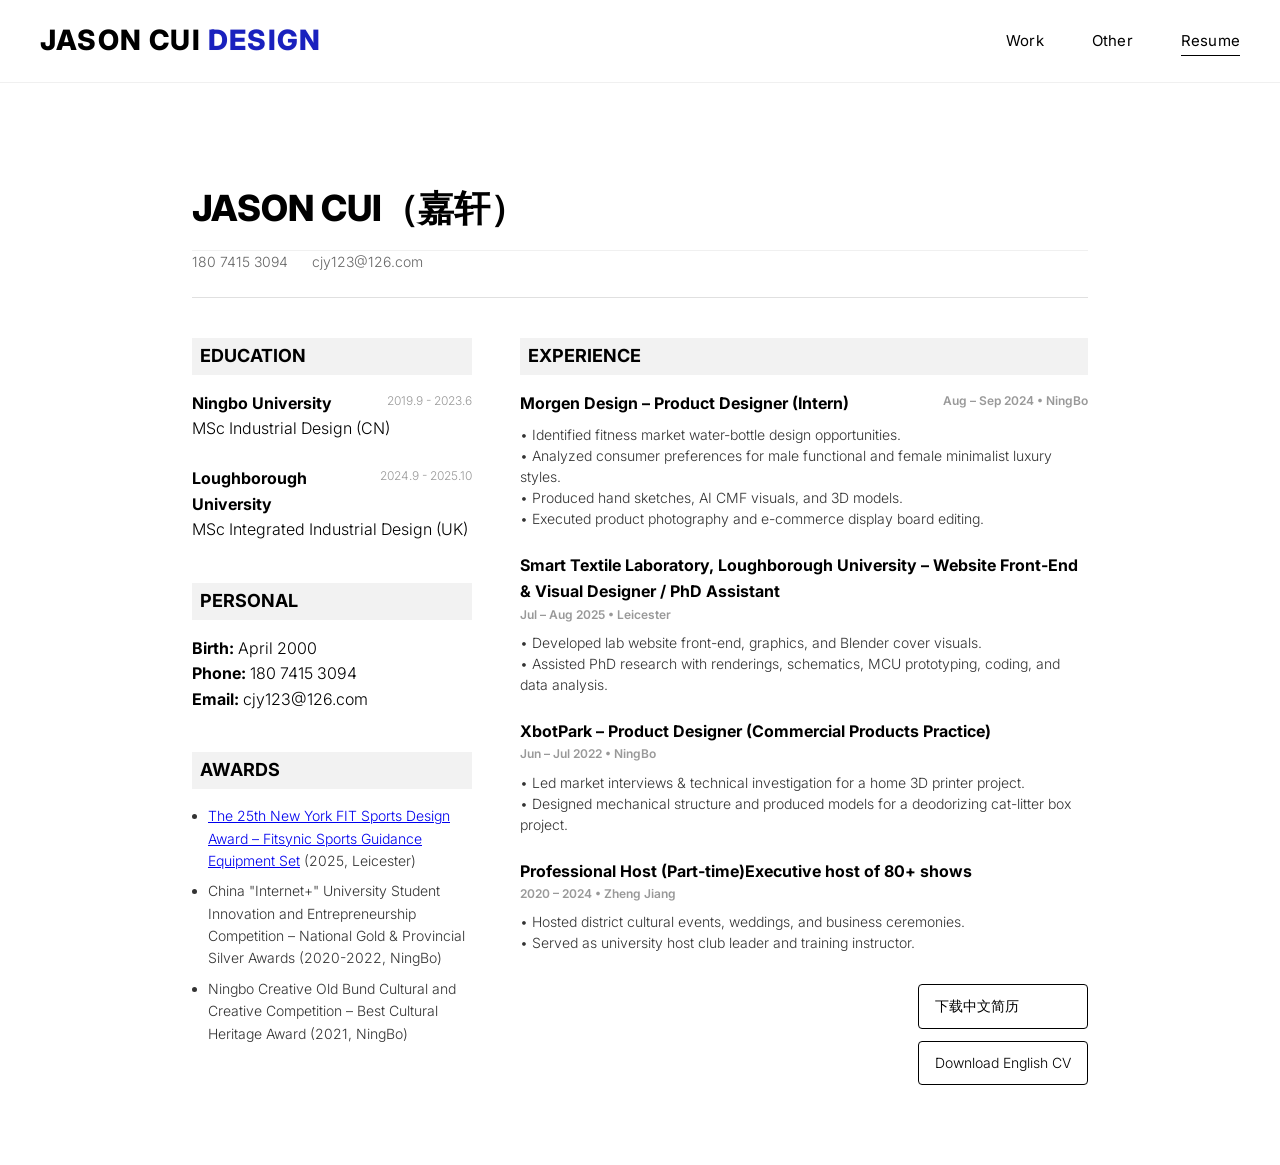
<file: resume.html>
<!DOCTYPE html>
<html lang="zh-CN">
<head>
    <meta charset="UTF-8">
    <meta name="viewport" content="width=device-width, initial-scale=1.0">
    <title>Resume - Jason Cui   DESIGN</title>
    <link rel="stylesheet" href="styles.css">
    <link rel="preconnect" href="https://fonts.googleapis.com">
    <link rel="preconnect" href="https://fonts.gstatic.com" crossorigin>
    <link href="https://fonts.googleapis.com/css2?family=Inter:wght@300;400;500;600;700;800&display=swap" rel="stylesheet">
</head>
<body>
    <!-- 导航栏 -->
    <header class="header">
        <nav class="nav">
            <div class="nav-brand">
                <a href="index.html">JASON CUI   <span class="brand-design">DESIGN</span></a>
            </div>
            <ul class="nav-menu">
                <li><a href="index.html" class="nav-link">Work</a></li>
                <li><a href="other.html" class="nav-link">Other</a></li>
                <li><a href="resume.html" class="nav-link active">Resume</a></li>
            </ul>
            <div class="hamburger">
                <span></span>
                <span></span>
                <span></span>
            </div>
        </nav>
    </header>

    <!-- 主要内容区域 -->
    <main class="main">
        <section class="resume-header container">
            <h1 class="resume-name">JASON&nbsp;CUI（嘉轩）</h1>
            <ul class="contact-info">
                <li>180&nbsp;7415&nbsp;3094</li>
                <li>cjy123@126.com</li>
            </ul>
        </section>

        <section class="resume-body container resume-columns">
            <!-- 下载按钮 -->
            <!-- 下载按钮将在右列底部插入 -->
            <!-- Left column -->
            <aside class="left-column">
                <!-- Education -->
                <div class="section-block">
                    <h2 class="section-title">EDUCATION</h2>
                    <div class="edu-item">
                        <span class="edu-year">2019.9&nbsp;-&nbsp;2023.6</span>
                        <div>
                            <strong>Ningbo University</strong><br/>
                            MSc&nbsp;Industrial&nbsp;Design (CN)
                        </div>
                    </div>
                    <div class="edu-item">
                        <span class="edu-year">2024.9&nbsp;-&nbsp;2025.10</span>
                        <div>
                            <strong>Loughborough University</strong><br/>
                            MSc&nbsp;Integrated&nbsp;Industrial&nbsp;Design (UK)
                        </div>
                    </div>
                </div>

                <!-- Personal Details -->
                <div class="section-block">
                    <h2 class="section-title">PERSONAL</h2>
                    <p><strong>Birth:</strong> April&nbsp;2000</p>
                    <p><strong>Phone:</strong> 180&nbsp;7415&nbsp;3094</p>
                    <p><strong>Email:</strong> cjy123@126.com</p>
                </div>

                <!-- Awards (reusing previous content) -->
                <div class="section-block">
                    <h2 class="section-title">AWARDS</h2>
                    <ul class="list-unstyled">
                        <li><a href="https://fitdesignawards.com/winners/fit/2025/480/0/" target="_blank">The 25th New York FIT Sports Design Award – Fitsynic Sports Guidance Equipment Set</a> (2025, Leicester)</li>
                        <li>China "Internet+" University Student Innovation and Entrepreneurship Competition – National Gold & Provincial Silver Awards (2020-2022, NingBo)</li>
                        <li>Ningbo Creative Old Bund Cultural and Creative Competition – Best Cultural Heritage Award (2021, NingBo)</li>
                    </ul>
                </div>
            </aside>

            <!-- Right column -->
            <section class="right-column">
                <h2 class="section-title">EXPERIENCE</h2>
                <div class="exp-item">
                    <div class="exp-header">
                        <strong>Morgen Design – Product Designer (Intern)</strong>
                        <span class="exp-dates">Aug&nbsp;–&nbsp;Sep&nbsp;2024 • NingBo</span>
                    </div>
                    <p class="exp-desc">
                        • Identified fitness market water-bottle design opportunities.<br/>
                        • Analyzed consumer preferences for male functional and female minimalist luxury styles.<br/>
                        • Produced hand sketches, AI CMF visuals, and 3D models.<br/>
                        • Executed product photography and e-commerce display board editing.
                    </p>
                </div>

                <div class="exp-item">
                    <div class="exp-header">
                        <strong>Smart Textile Laboratory, Loughborough University – Website Front-End & Visual Designer / PhD Assistant</strong>
                        <span class="exp-dates">Jul&nbsp;–&nbsp;Aug&nbsp;2025 • Leicester</span>
                    </div>
                    <p class="exp-desc">
                        • Developed lab website front-end, graphics, and Blender cover visuals.<br/>
                        • Assisted PhD research with renderings, schematics, MCU prototyping, coding, and data analysis.
                    </p>
                </div>

                <div class="exp-item">
                    <div class="exp-header">
                        <strong>XbotPark – Product Designer (Commercial Products Practice)</strong>
                        <span class="exp-dates">Jun&nbsp;–&nbsp;Jul&nbsp;2022 • NingBo</span>
                    </div>
                    <p class="exp-desc">
                        • Led market interviews & technical investigation for a home 3D printer project.<br/>
                        • Designed mechanical structure and produced models for a deodorizing cat-litter box project.
                    </p>
                </div>

                <div class="exp-item">
                    <div class="exp-header">
                        <strong>Professional Host (Part-time)Executive host of 80+ shows</strong>
                        <span class="exp-dates">2020&nbsp;–&nbsp;2024 • Zheng Jiang</span>
                    </div>
                    <p class="exp-desc">
                        • Hosted district cultural events, weddings, and business ceremonies.<br/>
                        • Served as university host club leader and training instructor.
                    </p>
                </div>
                <!-- 下载按钮 -->
                <div class="download-buttons">
                    <a class="download-btn" href="https://www.wolai.com/5Jc2DoNFE6MPouEPYFT4gC" target="_blank">下载中文简历</a>
                    <a class="download-btn" href="https://www.wolai.com/5Jc2DoNFE6MPouEPYFT4gC" target="_blank">Download English CV</a>
                </div>
            </section>
        </section>
    </main>

    <script src="script.js"></script>
</body>
</html>
</file>
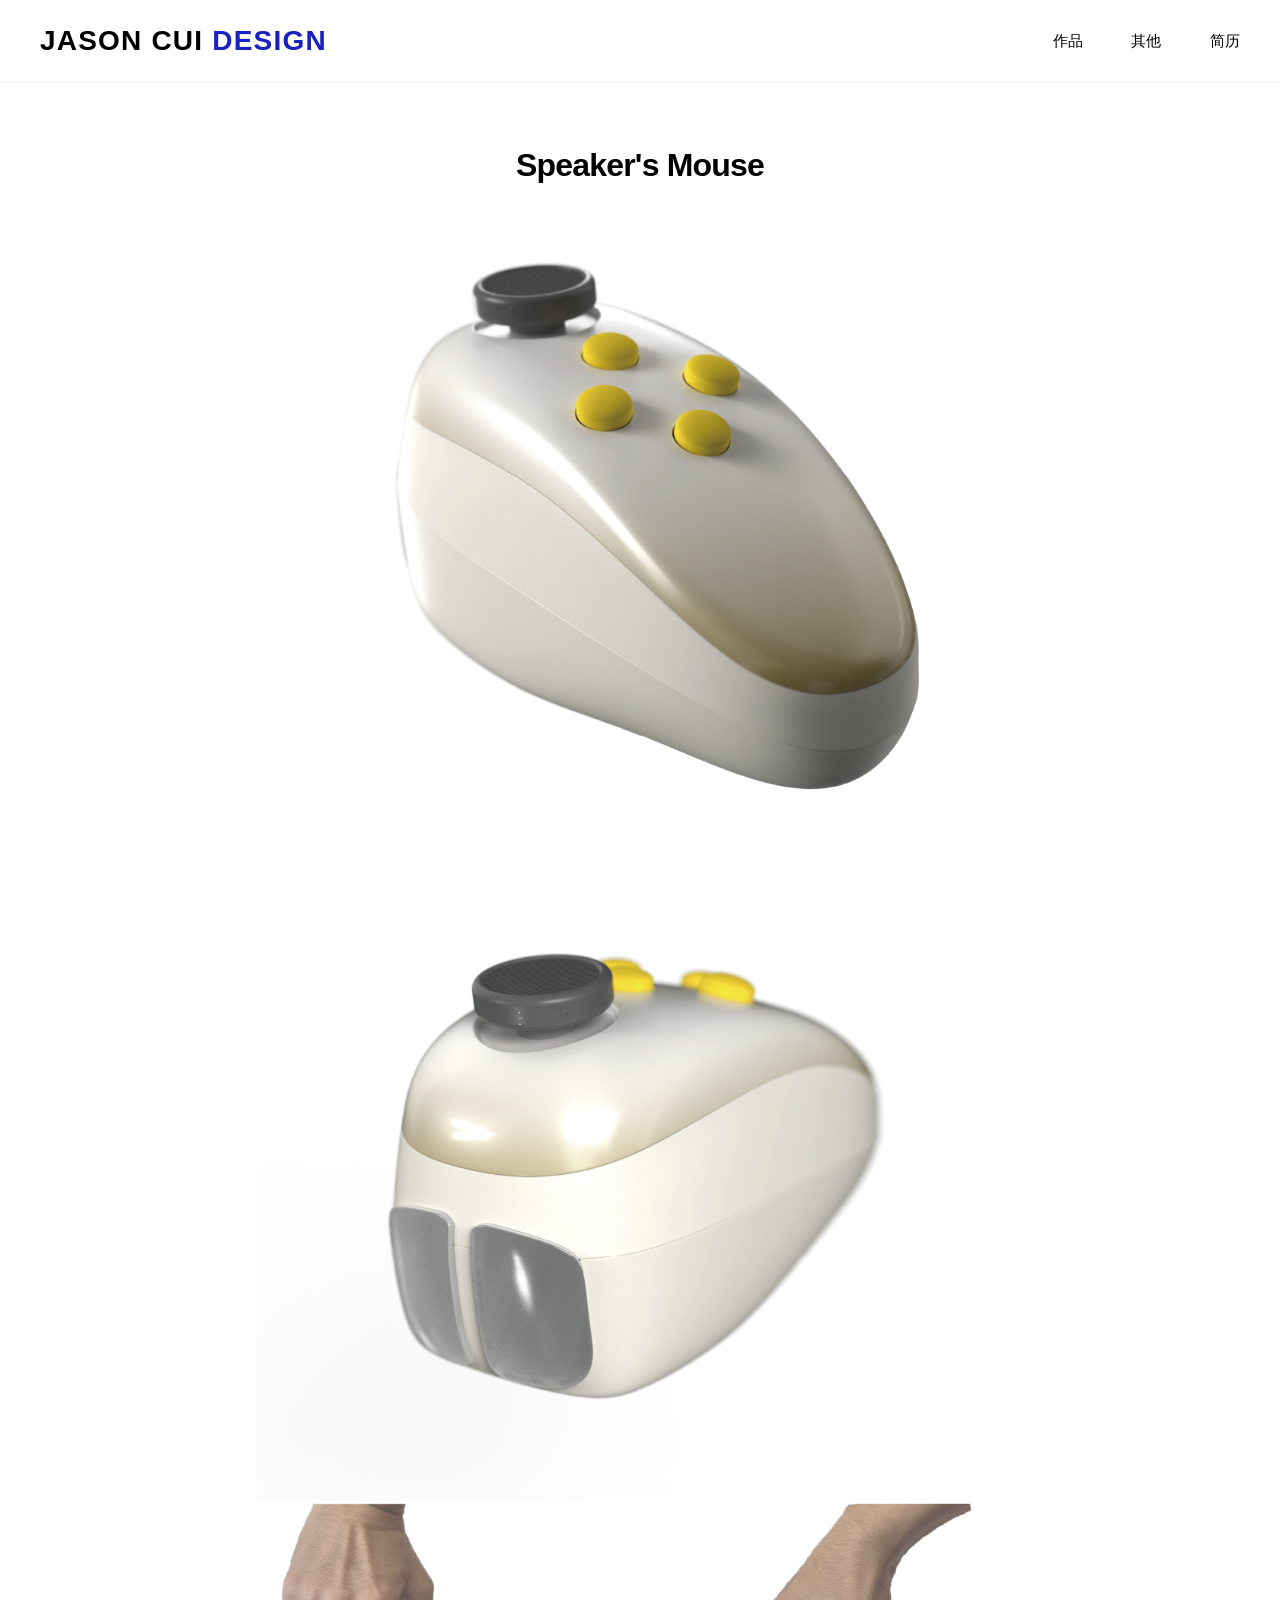
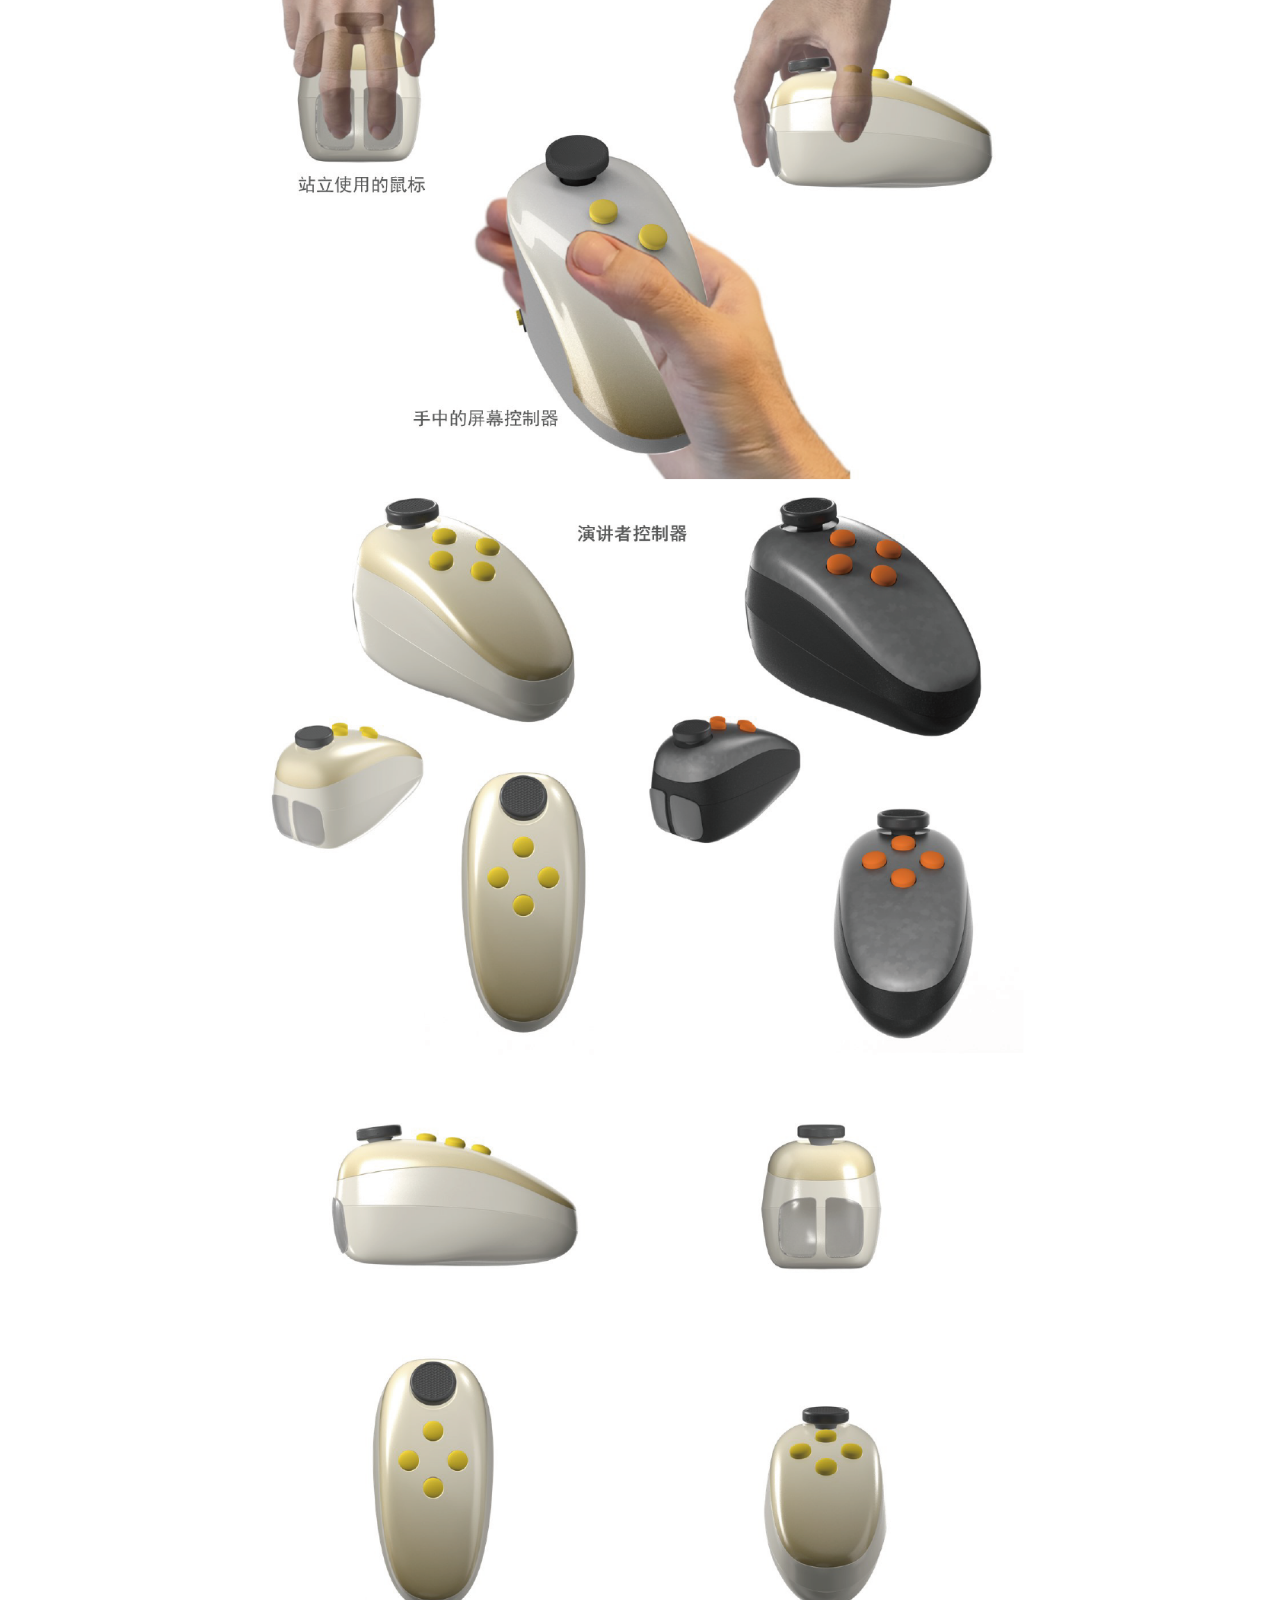
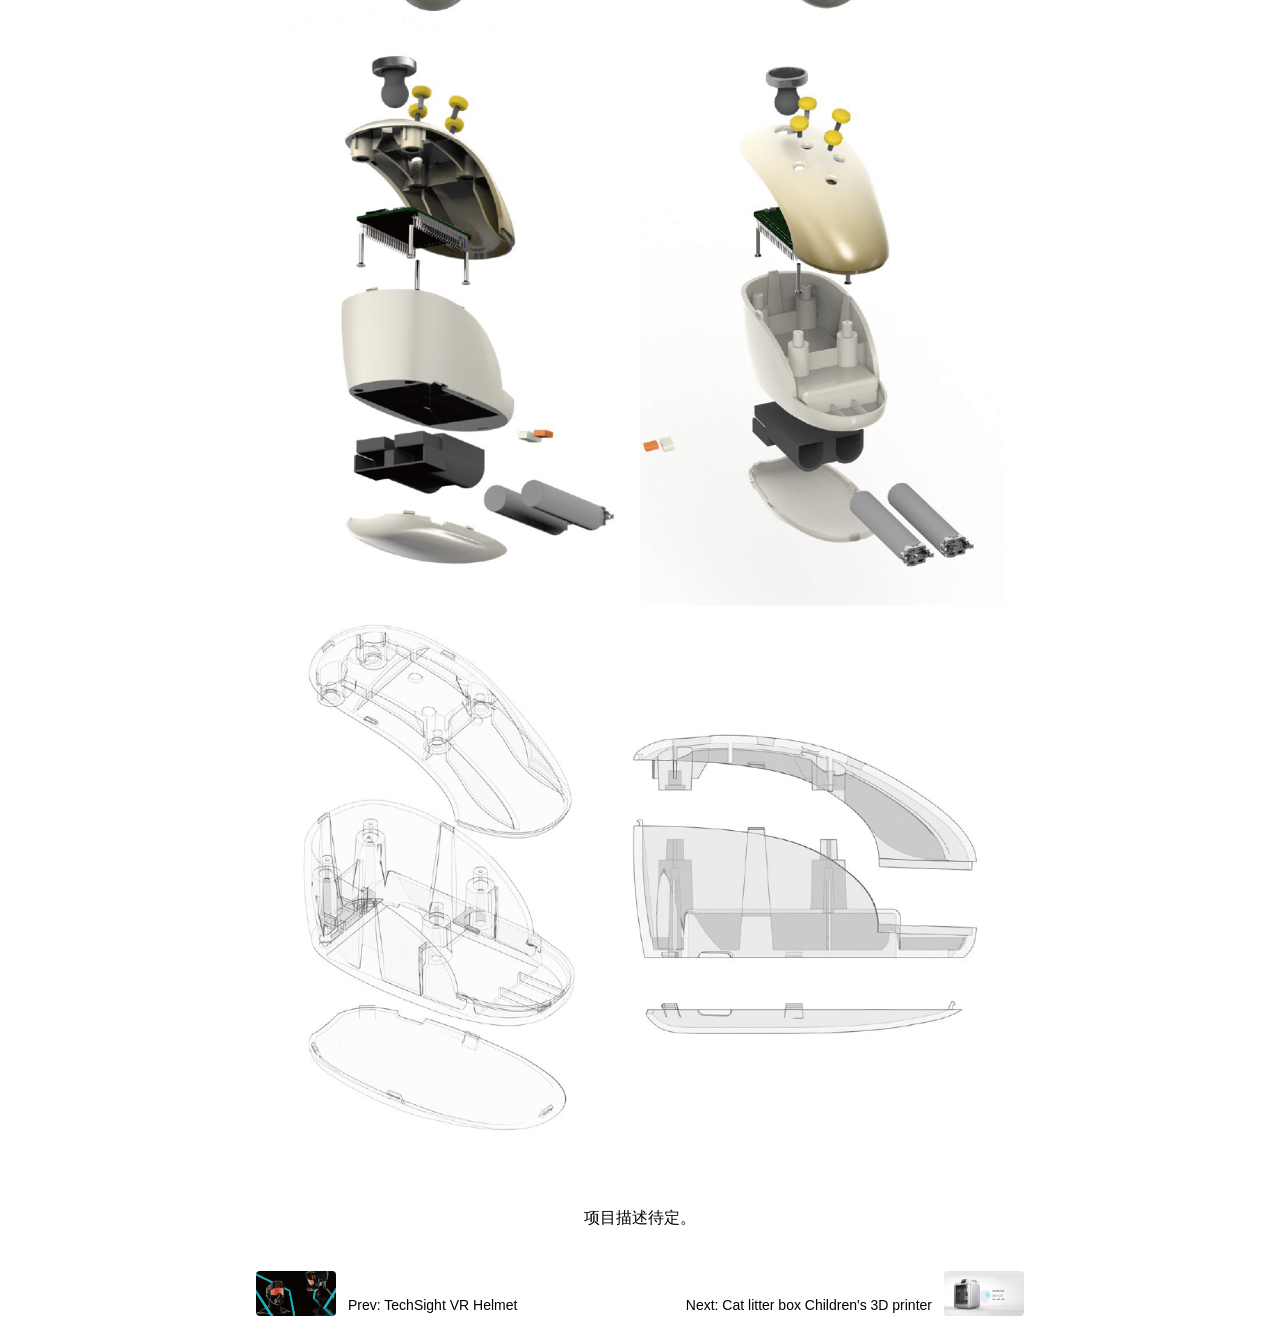
<file: Speaker's Mouse.html>
<!DOCTYPE html>
<html lang="zh-CN">
<head>
    <meta charset="UTF-8">
    <meta name="viewport" content="width=device-width, initial-scale=1.0">
    <title>Speaker's Mouse</title>
    <link rel="stylesheet" href="styles.css">
</head>
<body>
    <header class="header">
        <nav class="nav">
            <div class="nav-brand">
                <a href="index.html">JASON CUI   <span class="brand-design">DESIGN</span></a>
            </div>
            <ul class="nav-menu">
                <li><a href="index.html" class="nav-link">作品</a></li>
                <li><a href="other.html" class="nav-link">其他</a></li>
                <li><a href="resume.html" class="nav-link">简历</a></li>
            </ul>
        </nav>
    </header>
    <main class="main">
        <section class="project-section">
            <h1>Speaker's Mouse</h1>
            <img src="profolio/Speaker's Mouse/鼠标.png" alt="Speaker's Mouse">
            <p>项目描述待定。</p>
            <div class="pagination">
                <a class="pagination-prev" href="TechSight  VR Helmet.html">
                    <img src="profolio/TechSight  VR Helmet/封面.png" alt="VR thumbnail">
                    <span>Prev: TechSight VR Helmet</span>
                </a>
                <a class="pagination-next" href="Cat litter box     Children's 3D printer.html">
                    <span>Next: Cat litter box Children's 3D printer</span>
                    <img src="profolio/Cat litter box     Children's 3D printer/封面.JPG" alt="Cat litter thumbnail">
                </a>
            </div>
        </section>
    </main>
    <script src="script.js"></script>
</body>
</html>
</file>
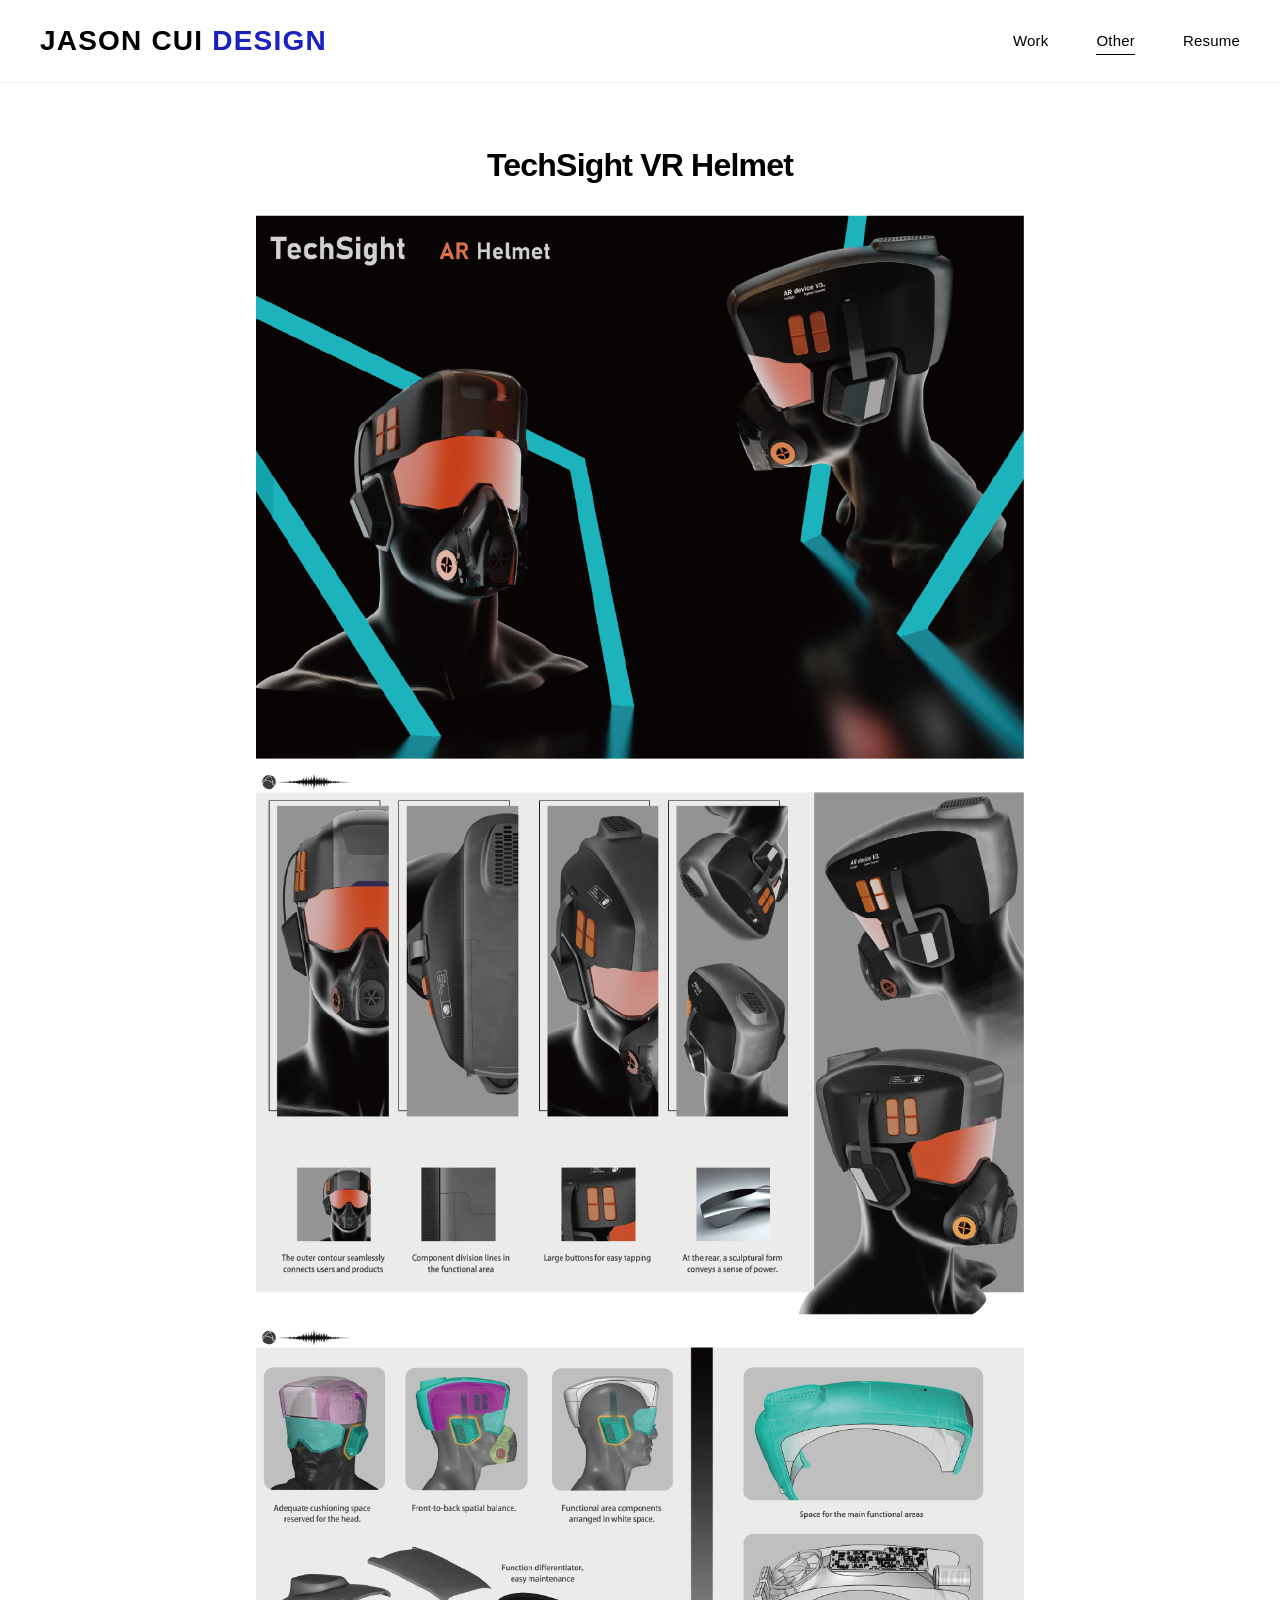
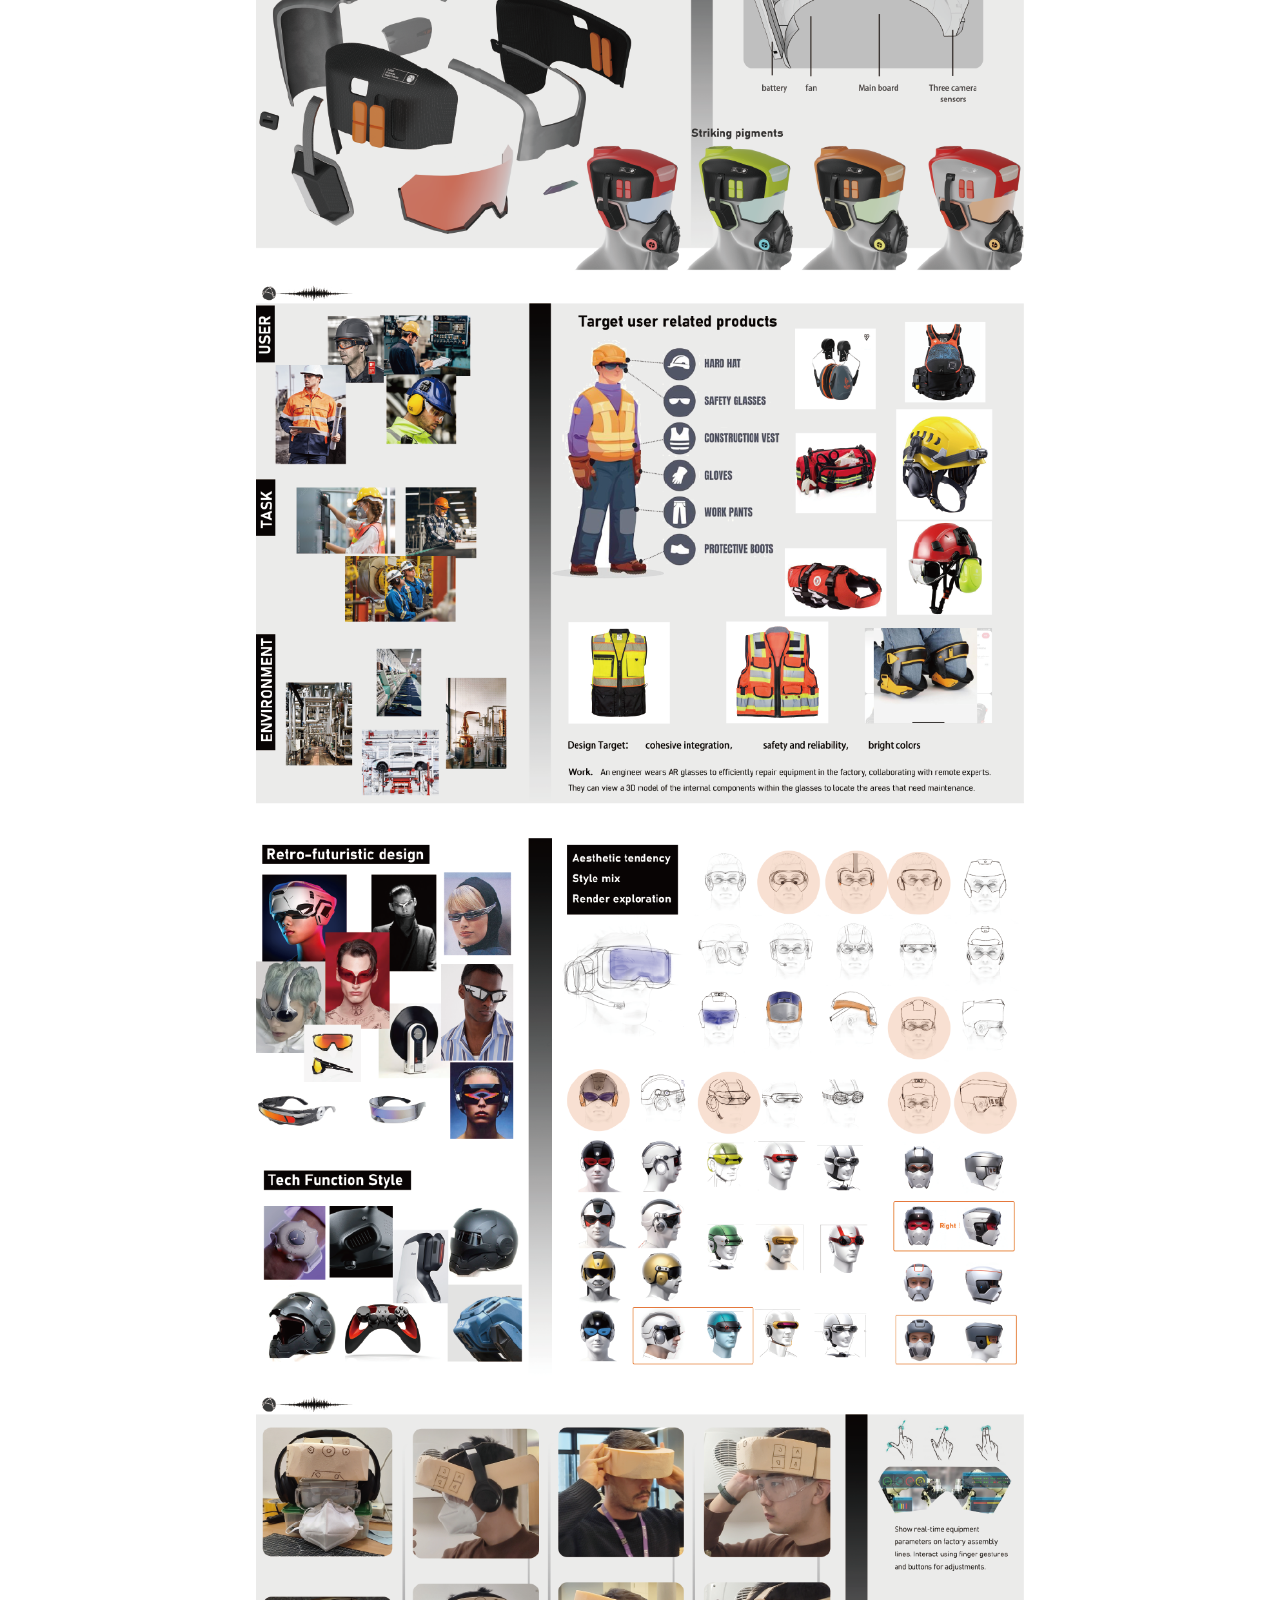
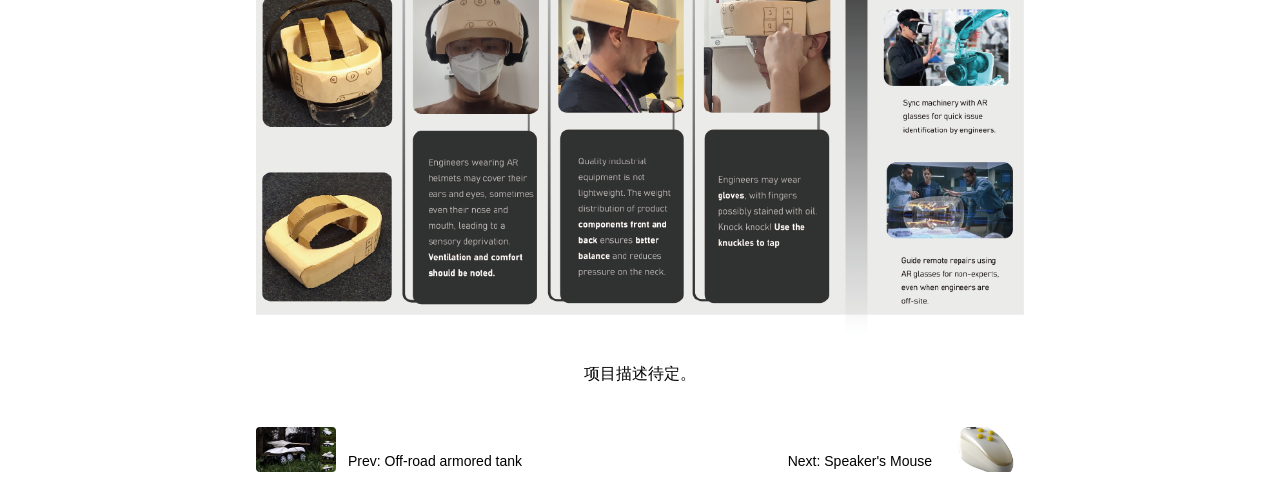
<file: TechSight  VR Helmet.html>
<!DOCTYPE html>
<html lang="zh-CN">
<head>
    <meta charset="UTF-8">
    <meta name="viewport" content="width=device-width, initial-scale=1.0">
    <title>TechSight VR Helmet</title>
    <link rel="stylesheet" href="styles.css">
</head>
<body>
    <header class="header">
        <nav class="nav">
            <div class="nav-brand">
                <a href="index.html">JASON CUI   <span class="brand-design">DESIGN</span></a>
            </div>
            <ul class="nav-menu">
                <li><a href="index.html" class="nav-link">Work</a></li>
                <li><a href="other.html" class="nav-link active">Other</a></li>
                <li><a href="resume.html" class="nav-link">Resume</a></li>
            </ul>
        </nav>
    </header>
    <main class="main">
        <section class="project-section">
            <h1>TechSight VR Helmet</h1>
            <img src="profolio/TechSight  VR Helmet/VR.png" alt="TechSight VR Helmet">
            <p>项目描述待定。</p>
            <div class="pagination">
                <a class="pagination-prev" href="Off-road armored tank.html">
                    <img src="profolio/Off-road armored tank/封面 [最大宽度 2400 最大高度 1800].webp" alt="Tank thumbnail">
                    <span>Prev: Off-road armored tank</span>
                </a>
                <a class="pagination-next" href="Speaker's Mouse.html">
                    <span>Next: Speaker's Mouse</span>
                    <img src="profolio/Speaker's Mouse/封面 [最大宽度 2400 最大高度 1800]~1.webp" alt="Mouse thumbnail">
                </a>
            </div>
        </section>
    </main>
    <script src="script.js"></script>
</body>
</html>
</file>
<file: styles.css>
/* 基础重置和设置 */
* {
    margin: 0;
    padding: 0;
    box-sizing: border-box;
}

html {
    scroll-behavior: smooth;
}

body {
    font-family: 'Inter', -apple-system, BlinkMacSystemFont, 'Segoe UI', Roboto, 'Helvetica Neue', Helvetica, Arial, sans-serif;
    line-height: 1.6;
    color: #000;
    background-color: #fff;
    overflow-x: hidden;
    font-weight: 300;
}

/* 容器 */
.container {
    max-width: 1400px;
    margin: 0 auto;
    padding: 0 40px;
}

/* 导航栏 */
.header {
    position: fixed;
    top: 0;
    left: 0;
    right: 0;
    background-color: rgba(255, 255, 255, 0.98);
    backdrop-filter: blur(10px);
    z-index: 1000;
    border-bottom: 1px solid #f0f0f0;
}

.nav {
    display: flex;
    justify-content: space-between;
    align-items: center;
    padding: 24px 0;
    max-width: 1400px;
    margin: 0 auto;
    padding-left: 40px;
    padding-right: 40px;
}

.nav-brand a {
    font-size: 28px;
    font-weight: 800;
    text-decoration: none;
    color: #000;
    letter-spacing: 1.2px;
    font-family: 'Inter', -apple-system, BlinkMacSystemFont, 'Segoe UI', Roboto, 'Helvetica Neue', Helvetica, Arial, sans-serif;
    text-transform: uppercase;
    text-align: center;
    line-height: 1.2;
}

.brand-design {
    color: #1921be;
    font-weight: 800;
    letter-spacing: 1.2px;
    text-shadow: 0 0 1px rgba(25, 33, 190, 0.1);
}

.nav-menu {
    display: flex;
    list-style: none;
    gap: 48px;
}

.nav-link {
    text-decoration: none;
    color: #000;
    font-weight: 400;
    font-size: 15px;
    letter-spacing: 0.2px;
    position: relative;
    transition: color 0.3s ease;
    font-family: 'Inter', -apple-system, BlinkMacSystemFont, 'Segoe UI', Roboto, 'Helvetica Neue', Helvetica, Arial, sans-serif;
}

.nav-link::after {
    content: '';
    position: absolute;
    bottom: -6px;
    left: 0;
    width: 0;
    height: 1px;
    background-color: #000;
    transition: width 0.3s ease;
}

.nav-link:hover::after,
.nav-link.active::after {
    width: 100%;
}

/* 汉堡菜单 */
.hamburger {
    display: none;
    flex-direction: column;
    cursor: pointer;
    gap: 4px;
}

.hamburger span {
    width: 18px;
    height: 1.5px;
    background-color: #000;
    transition: all 0.3s ease;
}

/* 主要内容区域 */
.main {
    margin-top: 100px;
    padding-top: 40px;
}

/* 页面标题 */
.page-title {
    font-size: 36px;
    font-weight: 700;
    margin-bottom: 60px;
    letter-spacing: -0.8px;
    color: #000;
    font-family: 'Inter', -apple-system, BlinkMacSystemFont, 'Segoe UI', Roboto, 'Helvetica Neue', Helvetica, Arial, sans-serif;
}

/* 作品展示区 */
.work-section {
    padding: 0 0 80px 0;
}

.work-grid {
    display: grid;
    grid-template-columns: repeat(2, 1fr);
    gap: 32px;
}

.work-item {
    aspect-ratio: 16/9;
}

.work-card {
    width: 100%;
    height: 100%;
    background-color: #f5f5f5;
    display: flex;
    align-items: center;
    justify-content: center;
    cursor: pointer;
    transition: all 0.3s ease;
    position: relative;
    overflow: hidden;
}

/* 作品卡片悬停：白色模糊滤镜 + 标题显隐 */
.work-card::before {
    content: '';
    position: absolute;
    top: 0;
    left: 0;
    right: 0;
    bottom: 0;
    background-color: rgba(255, 255, 255, 0.5);
    backdrop-filter: blur(6px);
    opacity: 0;
    transition: opacity 0.3s ease;
    z-index: 1;
    pointer-events: none;
}

.work-card:hover::before {
    opacity: 1;
}

.work-card:hover {
    background-color: #f0f0f0;
    transform: translateY(-1px);
}

.work-title {
    position: relative;
    z-index: 2;
    opacity: 0;
    transform: translateY(6px);
    transition: opacity 0.3s ease, transform 0.3s ease;
    text-align: center;
}

.work-title a {
    font-size: 20px;
    font-weight: 600;
}

.work-note {
    font-size: 14px;
    text-align: center;
}

.work-card:hover .work-title {
    opacity: 1;
    transform: translateY(0);
}

.work-title a {
    color: inherit;
    text-decoration: none;
    font-weight: 700;
}

/* Add styles for work section images */
.work-card img {
    position: absolute;
    top: 0;
    left: 0;
    width: 100%;
    height: 100%;
    object-fit: cover;
    display: block;
}

/* 关于我页面 */
.about-section {
    padding: 0 0 80px 0;
}

.about-content {
    max-width: 600px;
    margin-bottom: 60px;
}

.about-text {
    font-size: 18px;
    line-height: 1.8;
    color: #333;
    margin-bottom: 24px;
    font-weight: 400;
    font-family: 'Inter', -apple-system, BlinkMacSystemFont, 'Segoe UI', Roboto, 'Helvetica Neue', Helvetica, Arial, sans-serif;
}

.contact-info {
    border-top: 1px solid #f0f0f0;
    padding-top: 40px;
}

.contact-title {
    font-size: 22px;
    font-weight: 600;
    margin-bottom: 16px;
    color: #000;
    font-family: 'Inter', -apple-system, BlinkMacSystemFont, 'Segoe UI', Roboto, 'Helvetica Neue', Helvetica, Arial, sans-serif;
}

.contact-email a {
    font-size: 16px;
    color: #000;
    text-decoration: none;
    font-weight: 400;
    transition: color 0.3s ease;
    font-family: 'Inter', -apple-system, BlinkMacSystemFont, 'Segoe UI', Roboto, 'Helvetica Neue', Helvetica, Arial, sans-serif;
}

.contact-email a:hover {
    color: #0000FF;
}

/* 其他作品页面 */
.other-section {
    padding: 0 0 80px 0;
}

.other-content {
    max-width: 600px;
    margin-bottom: 60px;
}

.other-text {
    font-size: 18px;
    line-height: 1.8;
    color: #333;
    font-weight: 400;
    font-family: 'Inter', -apple-system, BlinkMacSystemFont, 'Segoe UI', Roboto, 'Helvetica Neue', Helvetica, Arial, sans-serif;
}

.other-grid {
    display: grid;
    grid-template-columns: repeat(2, 1fr);
    gap: 32px;
}

.other-item {
    aspect-ratio: 4/3;
}

.other-card {
    width: 100%;
    height: 100%;
    background-color: #f5f5f5;
    display: flex;
    flex-direction: column;
    align-items: center;
    justify-content: center;
    padding: 24px;
    cursor: pointer;
    transition: all 0.3s ease;
    position: relative;
    overflow: hidden;
}

.other-card::before {
    content: '';
    position: absolute;
    top: 0;
    left: 0;
    right: 0;
    bottom: 0;
    background-color: rgba(0, 0, 0, 0.08);
    opacity: 0;
    transition: opacity 0.3s ease;
}

.other-card:hover::before {
    opacity: 1;
}

.other-card:hover {
    background-color: #f0f0f0;
    transform: translateY(-1px);
}

.other-title {
    font-size: 18px;
    font-weight: 500;
    letter-spacing: 0.5px;
    text-align: center;
    position: relative;
    z-index: 1;
    color: #000;
    margin-bottom: 8px;
    font-family: 'Inter', -apple-system, BlinkMacSystemFont, 'Segoe UI', Roboto, 'Helvetica Neue', Helvetica, Arial, sans-serif;
}

.other-description {
    font-size: 14px;
    color: #666;
    text-align: center;
    position: relative;
    z-index: 1;
    font-weight: 300;
    line-height: 1.5;
    font-family: 'Inter', -apple-system, BlinkMacSystemFont, 'Segoe UI', Roboto, 'Helvetica Neue', Helvetica, Arial, sans-serif;
}

/* 简历页面 */
.resume-section {
    padding: 0 0 80px 0;
}

.resume-content {
    max-width: 800px;
}

.resume-section-group {
    margin-bottom: 60px;
}

.resume-section-group:last-child {
    margin-bottom: 0;
}

.resume-section-title {
    font-size: 26px;
    font-weight: 600;
    margin-bottom: 32px;
    color: #000;
    letter-spacing: -0.4px;
    font-family: 'Inter', -apple-system, BlinkMacSystemFont, 'Segoe UI', Roboto, 'Helvetica Neue', Helvetica, Arial, sans-serif;
}

.resume-item {
    margin-bottom: 32px;
    padding-bottom: 32px;
    border-bottom: 1px solid #f0f0f0;
}

.resume-item:last-child {
    border-bottom: none;
    margin-bottom: 0;
    padding-bottom: 0;
}

.resume-job-title {
    font-size: 20px;
    font-weight: 500;
    margin-bottom: 8px;
    color: #000;
    font-family: 'Inter', -apple-system, BlinkMacSystemFont, 'Segoe UI', Roboto, 'Helvetica Neue', Helvetica, Arial, sans-serif;
}

.resume-company {
    font-size: 15px;
    color: #666;
    margin-bottom: 16px;
    font-weight: 400;
    font-family: 'Inter', -apple-system, BlinkMacSystemFont, 'Segoe UI', Roboto, 'Helvetica Neue', Helvetica, Arial, sans-serif;
}

.resume-description {
    font-size: 16px;
    line-height: 1.6;
    color: #333;
    font-weight: 400;
    font-family: 'Inter', -apple-system, BlinkMacSystemFont, 'Segoe UI', Roboto, 'Helvetica Neue', Helvetica, Arial, sans-serif;
}

.skills-grid {
    display: grid;
    grid-template-columns: repeat(3, 1fr);
    gap: 32px;
}

.skill-category {
    padding: 24px;
    background-color: #f8f8f8;
    border-radius: 4px;
}

.skill-title {
    font-size: 18px;
    font-weight: 500;
    margin-bottom: 12px;
    color: #000;
    font-family: 'Inter', -apple-system, BlinkMacSystemFont, 'Segoe UI', Roboto, 'Helvetica Neue', Helvetica, Arial, sans-serif;
}

.skill-list {
    font-size: 14px;
    line-height: 1.6;
    color: #666;
    font-weight: 400;
    font-family: 'Inter', -apple-system, BlinkMacSystemFont, 'Segoe UI', Roboto, 'Helvetica Neue', Helvetica, Arial, sans-serif;
}

/* Project section layout */
.project-section {
    max-width: 60%;
    margin: 0 auto;
    text-align: center;
}

.project-section h1 {
    font-size: 32px;
    font-weight: 700;
    letter-spacing: -0.8px;
    font-family: 'Inter', -apple-system, BlinkMacSystemFont, 'Segoe UI', Roboto, 'Helvetica Neue', Helvetica, Arial, sans-serif;
    margin-bottom: 24px;
}

/* Adjust project images to fill section width */
.project-section img {
    width: 100%;
    max-width: 100%;
    height: auto;
    display: block;
    margin: 0 auto 24px;
}

.project-content img {
    max-width: 100%;
    height: auto;
    display: block;
    margin: 0 auto 24px;
}

.project-gallery{margin-top:24px;}
.project-gallery .gallery-img{width:100%;border-radius:8px;object-fit:cover;}

/* 响应式设计 */
@media (max-width: 1200px) {
    .work-grid {
        grid-template-columns: repeat(2, 1fr);
        gap: 28px;
    }
    
    .other-grid {
        grid-template-columns: 1fr;
        gap: 28px;
    }
    
    .skills-grid {
        grid-template-columns: repeat(2, 1fr);
        gap: 24px;
    }
    
    .container {
        padding: 0 30px;
    }
    
    .nav {
        padding-left: 30px;
        padding-right: 30px;
    }
}

@media (max-width: 768px) {
    .nav-menu {
        display: none;
    }
    
    .hamburger {
        display: flex;
    }
    
    .work-grid {
        grid-template-columns: 1fr;
        gap: 24px;
    }
    
    .skills-grid {
        grid-template-columns: 1fr;
        gap: 20px;
    }
    
    .main {
        margin-top: 80px;
        padding-top: 20px;
    }
    
    .page-title {
        font-size: 28px;
        margin-bottom: 40px;
    }
    
    .about-text,
    .other-text {
        font-size: 16px;
    }
    
    .nav-brand a {
        font-size: 20px;
        letter-spacing: 0.8px;
    }
    
    .container {
        padding: 0 20px;
    }
    
    .nav {
        padding: 20px 20px;
    }
}

@media (max-width: 480px) {
    .work-grid,
    .other-grid {
        gap: 20px;
    }
    
    .nav {
        padding: 16px 16px;
    }
    
    .main {
        margin-top: 70px;
    }
    
    .work-title {
        font-size: 14px;
    }
    
    .other-title {
        font-size: 16px;
    }
    
    .container {
        padding: 0 16px;
    }
    
    .page-title {
        font-size: 24px;
        margin-bottom: 30px;
    }
    
    .nav-brand a {
        font-size: 16px;
        letter-spacing: 0.6px;
    }
}

/* 移动端菜单激活状态 */
.nav-menu.active {
    display: flex;
    flex-direction: column;
    position: absolute;
    top: 100%;
    left: 0;
    right: 0;
    background-color: rgba(255, 255, 255, 0.98);
    backdrop-filter: blur(10px);
    padding: 24px;
    border-top: 1px solid #f0f0f0;
    gap: 24px;
}

/* 汉堡菜单动画 */
.hamburger.active span:nth-child(1) {
    transform: rotate(45deg) translate(4px, 4px);
}

.hamburger.active span:nth-child(2) {
    opacity: 0;
}

.hamburger.active span:nth-child(3) {
    transform: rotate(-45deg) translate(6px, -5px);
}

.link-card {
    border: 1px solid #ddd;
    background-color: #f0f0f0;
    margin: 24px 0 40px;
}
.link-card:hover {
    box-shadow: 0 4px 12px rgba(0,0,0,0.08);
}
.link-card h2 {
    font-size: 20px;
    font-weight: 600;
    margin-bottom: 8px;
}
.link-card p {
    font-size: 14px;
    color: #555;
}

.link-card a {
    color: #000;
    text-decoration: none;
    transition: color 0.3s ease;
}
.link-card a:hover {
    color: #666;
}

.pagination {
    display: flex;
    justify-content: space-between;
    align-items: center;
    margin-top: 40px;
}
.pagination a {
    display: flex;
    align-items: center;
    gap: 12px;
    text-decoration: none;
    color: #000;
    font-size: 14px;
    transition: color 0.3s ease;
}
.pagination a:hover {
    color: #666;
}
.pagination img {
    width: 80px;
    height: 45px;
    object-fit: cover;
    border-radius: 4px;
}

.video-card summary {
    cursor: pointer;
    padding: 12px 16px;
    background:#f0f0f0;
    border:1px solid #ddd;
    border-radius:4px;
    font-size:14px;
}
.video-card[open] summary {
    background:#e6e6e6;
}
.video-card video {
    border-radius:4px;
}

/* ===== Resume Redesign ===== */
.resume-header {
    padding: 40px 0 24px;
    border-bottom: 1px solid #e0e0e0;
    display: flex;
    flex-direction: column;
    gap: 12px;
}
.resume-name {
    font-size: 36px;
    font-weight: 800;
    color: #000;
    margin: 0;
}
.contact-info {
    list-style: none;
    padding: 0;
    margin: 0;
    display: flex;
    flex-wrap: wrap;
    gap: 24px;
    font-size: 14px;
    color: #666;
}
.contact-info a { color: #666; text-decoration: none; }
.contact-info a:hover { text-decoration: underline; }

/* two column layout */
.resume-columns {
    display: grid;
    grid-template-columns: 280px 1fr;
    gap: 48px;
    padding: 40px 0 80px;
}
.left-column .section-title,
.right-column .section-title {
    font-size: 18px;
    font-weight: 700;
    color: #000;
    background: #f2f2f2;
    padding: 4px 8px;
    margin-bottom: 16px;
}
.section-block { margin-bottom: 40px; }
.edu-item, .exp-item { margin-bottom: 24px; }
.edu-year { float: right; color: #999; font-size: 12px; }
.exp-header { display: flex; justify-content: space-between; flex-wrap: wrap; font-weight: 600; }
.exp-dates { color: #999; font-size: 12px; }
.exp-desc { margin: 8px 0 0 0; font-size: 14px; color: #333; line-height: 1.5; }
.list-unstyled { padding-left: 16px; margin: 0; color:#333; font-size:14px; }
.list-unstyled li { margin-bottom: 8px; }

/* responsiveness */
@media(max-width: 768px) {
    .resume-columns { grid-template-columns: 1fr; }
    .edu-year { float:none; display:block; margin-top:4px; }
    .exp-header { flex-direction: column; gap:4px; }
}

/* constrain resume width to 70% */
.resume-header.container,
.resume-body.container {
    max-width:70%;
    margin-left:auto;
    margin-right:auto;
}

.resume-body{position:relative;}
.right-column{position:relative;}
.download-buttons{
    position:absolute;
    right:0;
    bottom:0;
    display:flex;
    flex-direction:column;
    gap:12px;
    z-index:1000;
}
.download-btn{
    background:#fff;
    color:#000;
    padding:10px 16px;
    font-size:14px;
    text-decoration:none;
    border:1px solid #000;
    border-radius:4px;
    transition:background 0.3s, color 0.3s;
}
.download-btn:hover{
    background:#e0e0e0;
}

.aspect-card{position:relative;width:100%;padding-top:56.25%;overflow:hidden;border:1px solid #ddd;border-radius:8px;}
.aspect-card img{position:absolute;inset:0;width:100%;height:100%;object-fit:cover;}
.other-grid{display:grid;grid-template-columns:repeat(auto-fit,minmax(300px,1fr));gap:24px;}
.aspect-link{display:block;position:relative;}
.overlay{position:absolute;inset:0;background:rgba(0,0,0,0.45);color:#fff;display:flex;align-items:center;justify-content:center;font-size:20px;font-weight:600;opacity:0;transition:opacity .3s;border-radius:8px;}
.aspect-link:hover .overlay{opacity:1;}

.photo-grid{display:grid;grid-template-columns:repeat(3,1fr);gap:16px;margin-top:24px;}
.photo-grid img{width:100%;height:auto;border-radius:8px;}
</file>
